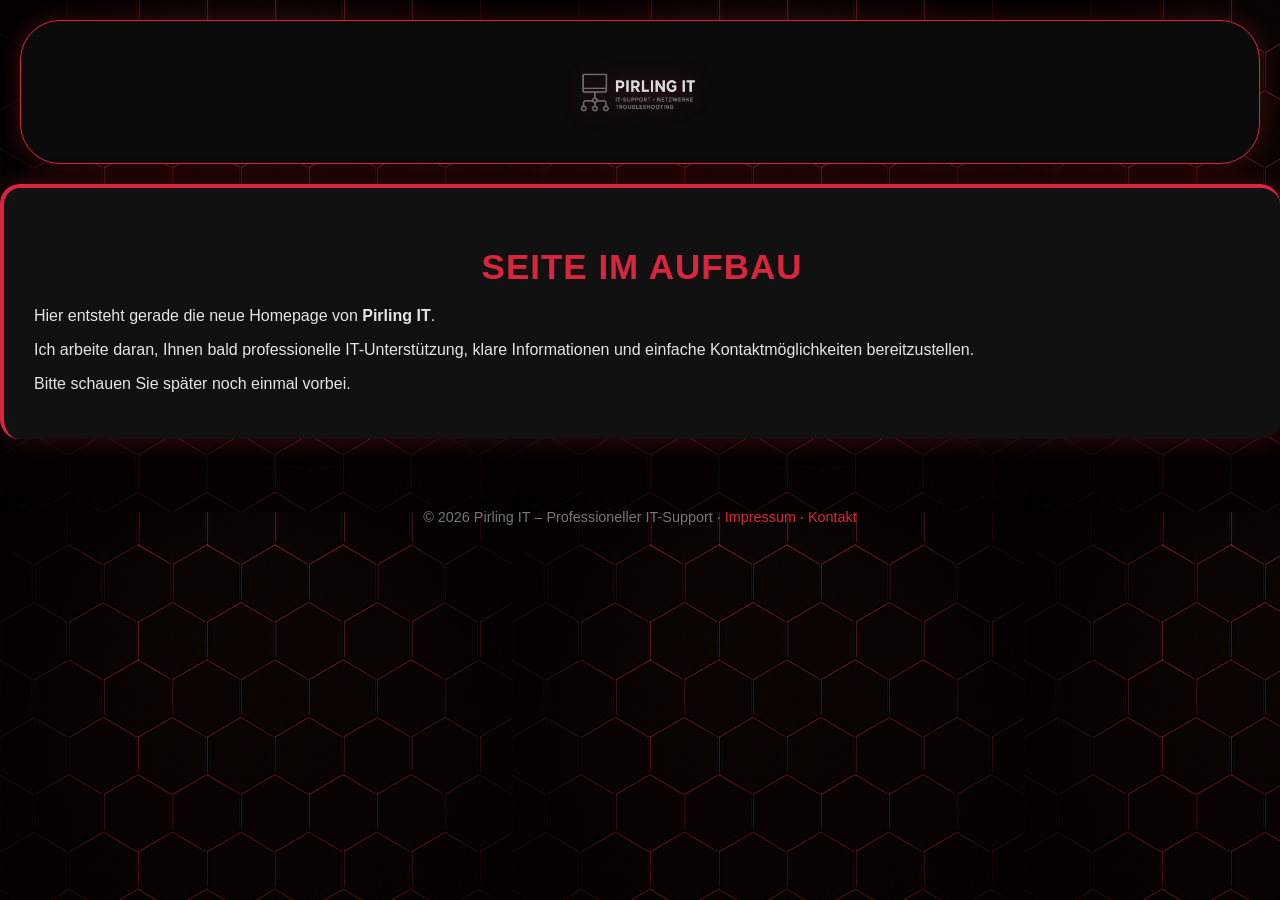
<file: index.html>
<!DOCTYPE html>
<html lang="de">

<head>
    <meta charset="UTF-8">
    <meta name="viewport" content="width=device-width, initial-scale=1.0">
    <title>Pirling-IT</title>
    <link rel="stylesheet" href="css/style.css">
</head>

<body>
    <header>
<img src="img/logo-pirling-it.png" alt="Pirling IT Logo" class="logo">
    </header>

    <div class="card">
        <div class="hex-glow"></div>
        <h2>Seite im Aufbau</h2>
        <p>Hier entsteht gerade die neue Homepage von <strong>Pirling IT</strong>.</p>
        <p>Ich arbeite daran, Ihnen bald professionelle IT-Unterstützung, klare Informationen und einfache Kontaktmöglichkeiten bereitzustellen.</p>
        <p>Bitte schauen Sie später noch einmal vorbei.</p>
    </div>

    <footer>
        © 2026 Pirling IT – Professioneller IT-Support · <a href="impressum.html">Impressum</a> · <a href="kontakt.html">Kontakt</a>
    </footer>

</body>
</html>
</file>
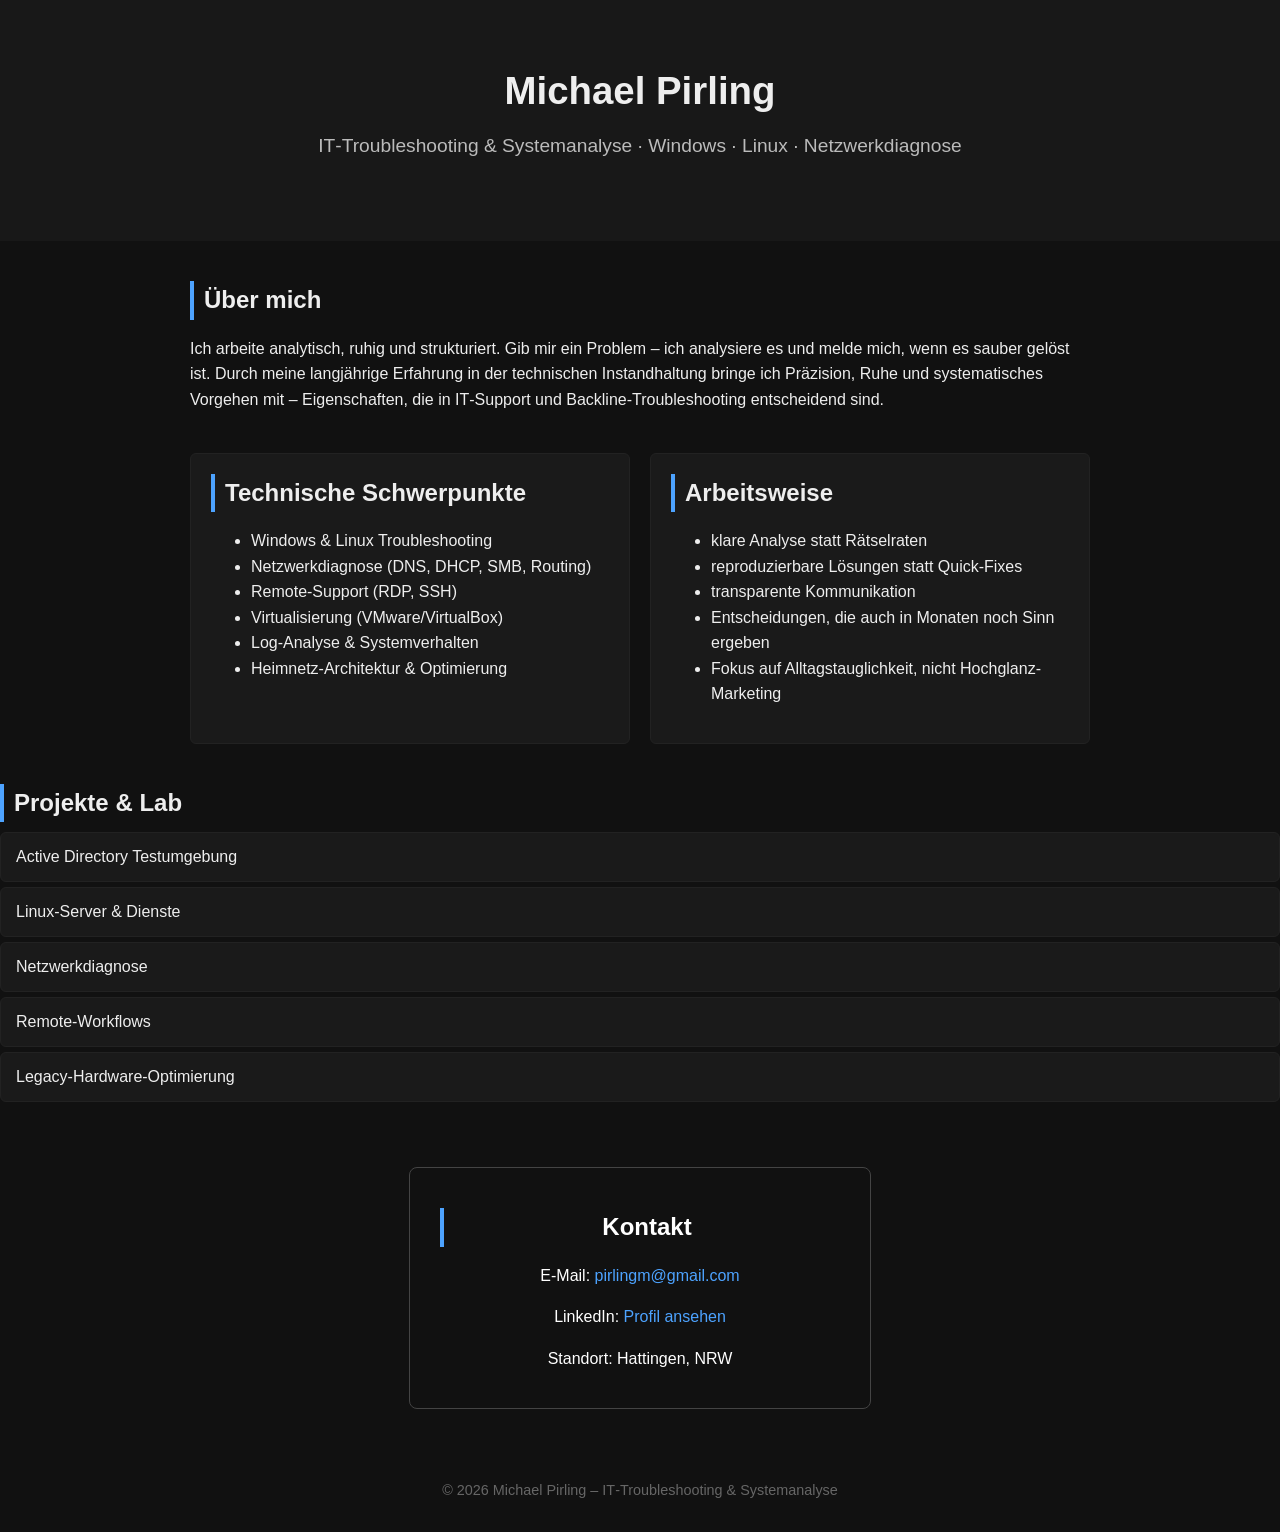
<file: Bewerbung_alt/index.html>
<!DOCTYPE html>
<html lang="de">
<head>
    <meta charset="UTF-8">
    <meta name="viewport" content="width=device-width, initial-scale=1.0">
    <title>Michael Pirling – IT‑Troubleshooting & Systemanalyse</title>
    <style>
        body {
            margin: 0;
            padding: 0;
            font-family: Arial, sans-serif;
            background: #111;
            color: #eee;
            line-height: 1.6;
        }
        header {
            padding: 60px 20px;
            text-align: center;
            background: #181818;
        }
        header h1 {
            margin: 0;
            font-size: 2.4rem;
        }
        header p {
            margin-top: 10px;
            font-size: 1.2rem;
            color: #bbb;
        }
        section {
            max-width: 900px;
            margin: 40px auto;
            padding: 0 20px;
        }
        h2 {
            border-left: 4px solid #4da3ff;
            padding-left: 10px;
            margin-bottom: 10px;
        }
        .projects div {
            background: #1a1a1a;
            padding: 15px;
            margin-bottom: 15px;
            border-radius: 6px;
            border: 1px solid #222;
        }
        a {
            color: #4da3ff;
            text-decoration: none;
        }
        footer {
            text-align: center;
            padding: 30px;
            color: #666;
            font-size: 0.9rem;
        }
        .two-columns {
    display: flex;
    gap: 40px;
    justify-content: space-between;
    margin-top: 40px;
}

.column {
    flex: 1;
    background: #1a1a1a;
    padding: 20px;
    border-radius: 6px;
    border: 1px solid #222;
}

.column h2 {
    margin-top: 0;
}
.contact-section {
  text-align: center;
  margin: 60px auto 40px auto;
  padding: 20px 30px;
  max-width: 400px;
  border: 1px solid #444;
  border-radius: 8px;
  background-color: #111;
  color: #fff;
}

.contact-section a {
  color: #4da3ff;
  text-decoration: none;
}

.contact-section a:hover {
  text-decoration: underline;
}
.accordion {
    background-color: #1a1a1a;
    color: #eee;
    cursor: pointer;
    padding: 15px;
    width: 100%;
    border: none;
    text-align: left;
    outline: none;
    font-size: 1rem;
    margin-bottom: 5px;
    border-radius: 6px;
    border: 1px solid #222;
}
.active, .accordion:hover {
    background-color: #222;
}
.panel {
    padding: 0 15px;
    display: none;
    background-color: #111;
    overflow: hidden;
    border-left: 2px solid #4da3ff;
    margin-bottom: 15px;
}
.two-columns {
  display: flex;
  gap: 20px;
}

/* Mobile: horizontal scroll */
@media (max-width: 700px) {
  .scroll-container {
    overflow-x: auto;
    display: flex;
    gap: 20px;
    padding-bottom: 10px;
    scroll-snap-type: x mandatory;
  }

  .scroll-container .column {
    min-width: 280px; /* oder 300–350px, je nach Geschmack */
    flex-shrink: 0;
    scroll-snap-align: start;
    background: #111;
    border: 1px solid #444;
    border-radius: 8px;
    padding: 20px;
  }
}
    </style>
</head>

<body>

<header>
    <h1>Michael Pirling</h1>
    <p>IT‑Troubleshooting & Systemanalyse · Windows · Linux · Netzwerkdiagnose</p>
</header>

<section>
    <h2>Über mich</h2>
    <p>
        Ich arbeite analytisch, ruhig und strukturiert. Gib mir ein Problem – ich analysiere es und melde mich,
        wenn es sauber gelöst ist.  
        Durch meine langjährige Erfahrung in der technischen Instandhaltung bringe ich Präzision, Ruhe und
        systematisches Vorgehen mit – Eigenschaften, die in IT‑Support und Backline‑Troubleshooting entscheidend sind.
    </p>
</section>

<section class="two-columns scroll-container">

    <div class="column">
        <h2>Technische Schwerpunkte</h2>
        <ul>
            <li>Windows & Linux Troubleshooting</li>
            <li>Netzwerkdiagnose (DNS, DHCP, SMB, Routing)</li>
            <li>Remote-Support (RDP, SSH)</li>
            <li>Virtualisierung (VMware/VirtualBox)</li>
            <li>Log-Analyse & Systemverhalten</li>
            <li>Heimnetz-Architektur & Optimierung</li>
        </ul>
    </div>

    <div class="column">
        <h2>Arbeitsweise</h2>
        <ul>
            <li>klare Analyse statt Rätselraten</li>
            <li>reproduzierbare Lösungen statt Quick-Fixes</li>
            <li>transparente Kommunikation</li>
            <li>Entscheidungen, die auch in Monaten noch Sinn ergeben</li>
            <li>Fokus auf Alltagstauglichkeit, nicht Hochglanz-Marketing</li>
        </ul>
    </div>

</section>
<h2>Projekte & Lab</h2>

<button class="accordion">Active Directory Testumgebung</button>
<div class="panel">
  <p>
    Aufbau und Betrieb einer lokalen AD‑Testumgebung zur Simulation typischer Unternehmensstrukturen.
    Fokus auf Benutzerverwaltung, Gruppenrichtlinien und DNS‑Verhalten.
  </p>
  <ul>
    <li>Erstellung einer OU‑Struktur mit Benutzer- und Gruppenverwaltung</li>
    <li>GPO‑Tests für Desktop‑Policies, Netzlaufwerke und Sicherheitseinstellungen</li>
    <li>DNS‑Konfiguration und Namensauflösung im lokalen Netz</li>
    <li>Simulation typischer Support‑Szenarien (Passwort‑Reset, Rechtevergabe, Profilpflege)</li>
    <li>Testumgebung unter Windows Server 2019 mit virtuellem Clientnetz</li>
  </ul>
</div>

<button class="accordion">Linux‑Server & Dienste</button>
<div class="panel">
  <p>
    Aufbau und Administration schlanker Linux‑Serverumgebungen mit Fokus auf Stabilität,
    Remote‑Workflows und reproduzierbare Systemkonfigurationen. Einsatz als Test‑,
    Service‑ und Diagnoseplattform für verschiedene Netzwerk‑ und Backend‑Dienste.
  </p>

  <ul>
    <li>SSH‑Workflows für lokale und mobile Administration (inkl. Key‑basierter Authentifizierung)</li>
    <li>Erstellung und Verwaltung eigener Systemd‑Services (Startverhalten, Logging, Restart‑Policies)</li>
    <li>Log‑Analyse über journalctl, syslog und dienstspezifische Logs</li>
    <li>Einsatz typischer Netzwerk‑Tools (nmap, dig, traceroute, tcpdump) zur Fehlerdiagnose</li>
    <li>Konfiguration leichter Web‑ und Backend‑Dienste (Apache/Nginx, PHP, SQLite/MySQL‑Light)</li>
    <li>Automatisierte Wartung und Updates über Skripte und Timer‑Units</li>
    <li>Testumgebungen unter Debian/MX‑Linux, optimiert für Legacy‑Hardware</li>
  </ul>
</div>

<button class="accordion">Netzwerkdiagnose</button>
<div class="panel">
  <p>
    Analyse und Behebung typischer Netzwerkprobleme in Heim- und Kleinunternehmensumgebungen.
    Fokus auf SMB‑Freigaben, DNS‑Verhalten, Routing‑Konflikte und WLAN‑Stabilität.
  </p>

  <ul>
    <li>Diagnose von SMB‑Fehlern (Authentifizierung, Rechte, Namensauflösung, Protokollversionen)</li>
    <li>Analyse von DNS‑Propagation, Caching‑Verhalten und lokalen Resolver‑Problemen</li>
    <li>Routing‑Fehler erkennen und beheben (Subnetze, Gateways, ARP‑Konflikte)</li>
    <li>WLAN‑Optimierung (Kanalwahl, Interferenzen, Signalstärke, Roaming‑Verhalten)</li>
    <li>Einsatz typischer Netzwerk‑Tools wie <code>nmap</code>, <code>dig</code>, <code>traceroute</code>, <code>tcpdump</code></li>
    <li>Fehleranalyse in gemischten Windows‑/Linux‑Netzen</li>
    <li>Dokumentation und reproduzierbare Lösungswege für wiederkehrende Probleme</li>
  </ul>
</div>

<button class="accordion">Remote‑Workflows</button>
<div class="panel">
  <p>
    Aufbau stabiler Remote‑Arbeitsabläufe für Administration, Support und Monitoring.
    Fokus auf zuverlässige Verbindungen, mobile SSH‑Nutzung und reproduzierbare Fernwartungsprozesse.
  </p>

  <ul>
    <li>Einrichtung und Absicherung von RDP‑Verbindungen (Benutzerrechte, Firewall, Port‑Konfiguration)</li>
    <li>SSH‑Mobile‑Administration über Smartphone und Tablet (Key‑Auth, Tunneling, Terminal‑Workflows)</li>
    <li>Monitoring von Systemzuständen über CLI‑Tools und leichte Web‑Interfaces</li>
    <li>Remote‑Fehleranalyse in Windows‑ und Linux‑Umgebungen</li>
    <li>Aufbau schlanker Workflows für schnelle Eingriffe ohne GUI‑Abhängigkeit</li>
    <li>Dokumentation und Standardisierung wiederkehrender Remote‑Abläufe</li>
  </ul>
</div>

<button class="accordion">Legacy‑Hardware‑Optimierung</button>
<div class="panel">
  <p>
    Wiederbelebung und Optimierung eines Sony‑VAIO‑Notebooks mit AMD E2‑1800 APU.
    Ziel war ein stabiles, alltagstaugliches System trotz begrenzter Ressourcen.
    Einsatz von MX‑25.1_Xfce_ahs_x64 Infinity für moderne Treiber und bestmögliche Performance.
  </p>

  <ul>
    <li>Analyse der Hardwaregrenzen (Bobcat‑Architektur, Radeon HD 7340, 4 GB RAM)</li>
    <li>Auswahl einer optimalen Linux‑Distribution (MX‑Linux 25 AHS, XFCE, Liquorix‑Kernel)</li>
    <li>Treiber‑Tuning für Radeon‑Grafik (r600), inklusive OpenGL‑Optimierung</li>
    <li>Energieprofil‑Optimierung (Governor „performance“, Deaktivierung unnötiger Dienste)</li>
    <li>Systemd‑ und Boot‑Optimierungen für kürzere Startzeiten</li>
    <li>SSD‑Konfiguration (Samsung 860 QVO) für maximale Reaktionsgeschwindigkeit</li>
    <li>Fehleranalyse und Stabilisierung von WLAN, Audio und Suspend‑Verhalten</li>
    <li>Dokumentation reproduzierbarer Schritte für ähnliche Legacy‑Systeme</li>
  </ul>
</div>

<script>
var acc = document.getElementsByClassName("accordion");
for (let i = 0; i < acc.length; i++) {
  acc[i].addEventListener("click", function() {
    this.classList.toggle("active");
    var panel = this.nextElementSibling;
    panel.style.display = panel.style.display === "block" ? "none" : "block";
  });
}
</script>

<!--
<section>
    <h2>Kontakt</h2>
    <p>
        E‑Mail: <a href="mailto:pirlingm@gmail.com">pirlingm@gmail.com</a><br>
        LinkedIn: <a href="https://www.linkedin.com/in/michael-pirling-19624b3aa">Profil ansehen</a><br>
        Standort: Hattingen, NRW
    </p>
</section>
-->

<section class="contact-section">
  <h2>Kontakt</h2>
  <p>E-Mail: <a href="mailto:pirlingm@gmail.com">pirlingm@gmail.com</a></p>
  <p>LinkedIn: <a href="https://www.linkedin.com/in/michael-pirling-19624b3aa">Profil ansehen</a></p>
  <p>Standort: Hattingen, NRW</p>
</section>

<footer>
    © 2026 Michael Pirling – IT‑Troubleshooting & Systemanalyse
</footer>

</body>
</html>
</file>
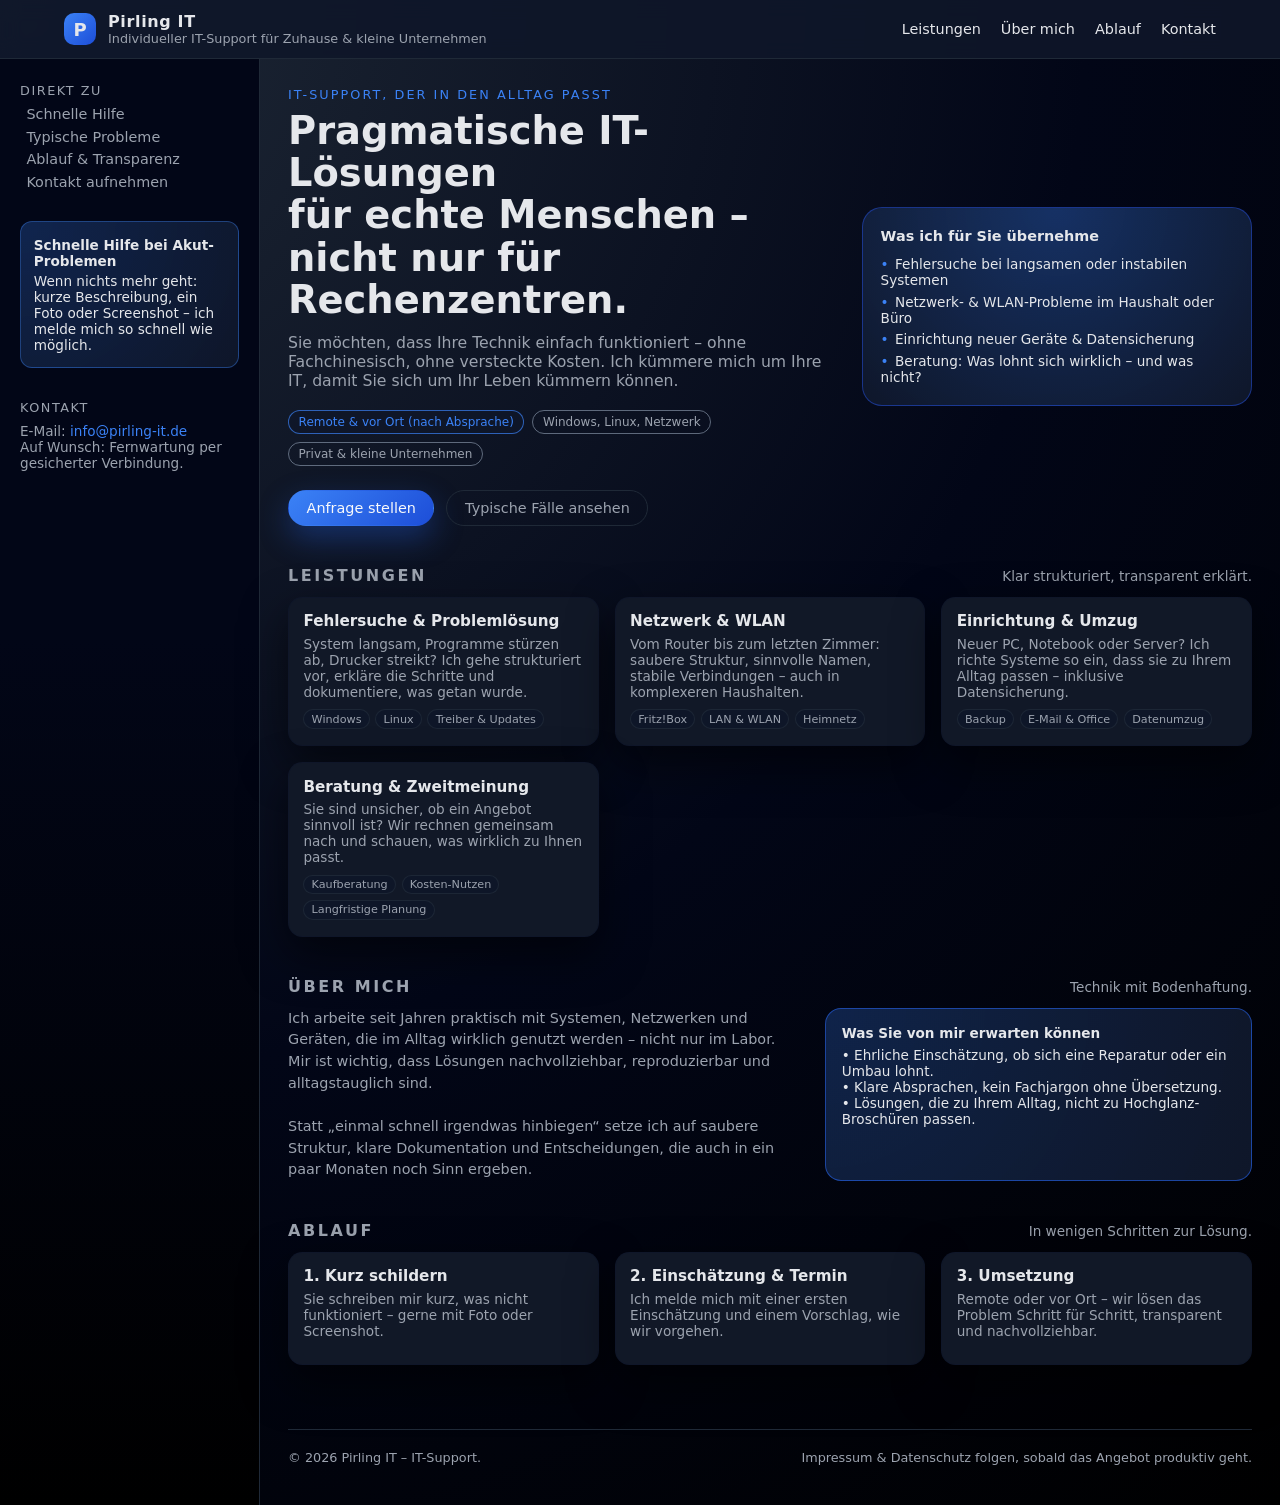
<file: experiment/index.html>
<!DOCTYPE html>
<html lang="de">
<head>
    <meta charset="UTF-8">
    <title>Pirling IT – Ihr IT-Support</title>
    <meta name="viewport" content="width=device-width, initial-scale=1">
    <style>
        :root {
            --bg: #0f172a;
            --bg-alt: #020617;
            --accent: #3b82f6;
            --accent-soft: #1d4ed8;
            --text: #e5e7eb;
            --text-muted: #9ca3af;
            --card: #111827;
            --border: #1f2937;
        }

        * {
            box-sizing: border-box;
            margin: 0;
            padding: 0;
        }

        body {
            font-family: system-ui, -apple-system, BlinkMacSystemFont, "Segoe UI", sans-serif;
            background: radial-gradient(circle at top left, #1f2937 0, #020617 55%, #000 100%);
            color: var(--text);
            min-height: 100vh;
        }

        a {
            color: inherit;
            text-decoration: none;
        }

        /* Layout-Grundstruktur */

        .page {
            display: grid;
            grid-template-rows: auto 1fr;
            grid-template-columns: 260px 1fr;
            grid-template-areas:
                "header header"
                "sidebar main";
            min-height: 100vh;
        }

        header {
            grid-area: header;
            border-bottom: 1px solid var(--border);
            background: rgba(15, 23, 42, 0.9);
            backdrop-filter: blur(10px);
            position: sticky;
            top: 0;
            z-index: 10;
        }

        .header-inner {
            max-width: 1200px;
            margin: 0 auto;
            padding: 0.75rem 1.5rem;
            display: flex;
            align-items: center;
            justify-content: space-between;
            gap: 1.5rem;
        }

        .brand {
            display: flex;
            align-items: center;
            gap: 0.75rem;
        }

        .brand-icon {
            width: 32px;
            height: 32px;
            border-radius: 10px;
            background: linear-gradient(135deg, var(--accent), var(--accent-soft));
            display: flex;
            align-items: center;
            justify-content: center;
            font-weight: 700;
            font-size: 18px;
        }

        .brand-text-main {
            font-weight: 600;
            letter-spacing: 0.04em;
        }

        .brand-text-sub {
            font-size: 0.8rem;
            color: var(--text-muted);
        }

        .header-nav {
            display: flex;
            gap: 1.25rem;
            font-size: 0.9rem;
        }

        .header-nav a {
            padding: 0.25rem 0;
            position: relative;
        }

        .header-nav a::after {
            content: "";
            position: absolute;
            left: 0;
            bottom: -0.2rem;
            width: 0;
            height: 2px;
            background: var(--accent);
            transition: width 0.2s ease;
        }

        .header-nav a:hover::after {
            width: 100%;
        }

        /* Sidebar */

        .sidebar {
            grid-area: sidebar;
            border-right: 1px solid var(--border);
            background: linear-gradient(to bottom, #020617, #020617 40%, #000 100%);
            padding: 1.5rem 1.25rem;
            display: flex;
            flex-direction: column;
            gap: 2rem;
        }

        .sidebar-section-title {
            font-size: 0.8rem;
            text-transform: uppercase;
            letter-spacing: 0.12em;
            color: var(--text-muted);
            margin-bottom: 0.5rem;
        }

        .sidebar-list {
            list-style: none;
            display: flex;
            flex-direction: column;
            gap: 0.4rem;
            font-size: 0.9rem;
        }

        .sidebar-list a {
            padding: 0.35rem 0.4rem;
            border-radius: 0.4rem;
            color: var(--text-muted);
            transition: background 0.15s ease, color 0.15s ease, transform 0.1s ease;
        }

        .sidebar-list a:hover {
            background: rgba(15, 23, 42, 0.9);
            color: var(--text);
            transform: translateX(2px);
        }

        .sidebar-highlight {
            padding: 0.9rem 0.8rem;
            border-radius: 0.75rem;
            background: radial-gradient(circle at top left, rgba(59, 130, 246, 0.25), rgba(15, 23, 42, 0.95));
            border: 1px solid rgba(59, 130, 246, 0.4);
            font-size: 0.85rem;
        }

        .sidebar-highlight strong {
            display: block;
            margin-bottom: 0.25rem;
        }

        .sidebar-contact {
            font-size: 0.85rem;
            color: var(--text-muted);
        }

        .sidebar-contact a {
            color: var(--accent);
        }

        /* Main */

        main {
            grid-area: main;
            padding: 1.75rem 1.75rem 2.5rem;
        }

        .main-inner {
            max-width: 1100px;
            margin: 0 auto;
            display: flex;
            flex-direction: column;
            gap: 2rem;
        }

        /* Hero */

        .hero {
            display: grid;
            grid-template-columns: minmax(0, 1.4fr) minmax(0, 1fr);
            gap: 1.75rem;
            align-items: center;
        }

        .hero-kicker {
            font-size: 0.8rem;
            text-transform: uppercase;
            letter-spacing: 0.16em;
            color: var(--accent);
            margin-bottom: 0.5rem;
        }

        .hero-title {
            font-size: clamp(2rem, 3vw, 2.6rem);
            line-height: 1.1;
            margin-bottom: 0.75rem;
        }

        .hero-subtitle {
            font-size: 0.98rem;
            color: var(--text-muted);
            max-width: 34rem;
            margin-bottom: 1.25rem;
        }

        .hero-badges {
            display: flex;
            flex-wrap: wrap;
            gap: 0.5rem;
            margin-bottom: 1.5rem;
        }

        .badge {
            font-size: 0.75rem;
            padding: 0.25rem 0.6rem;
            border-radius: 999px;
            border: 1px solid rgba(148, 163, 184, 0.6);
            color: var(--text-muted);
        }

        .badge--accent {
            border-color: rgba(59, 130, 246, 0.7);
            color: var(--accent);
            background: rgba(15, 23, 42, 0.8);
        }

        .hero-actions {
            display: flex;
            flex-wrap: wrap;
            gap: 0.75rem;
        }

        .btn {
            display: inline-flex;
            align-items: center;
            justify-content: center;
            gap: 0.4rem;
            padding: 0.55rem 1.1rem;
            border-radius: 999px;
            font-size: 0.9rem;
            border: 1px solid transparent;
            cursor: pointer;
            transition: background 0.15s ease, transform 0.1s ease, box-shadow 0.15s ease, border-color 0.15s ease;
        }

        .btn-primary {
            background: linear-gradient(135deg, var(--accent), var(--accent-soft));
            color: #f9fafb;
            box-shadow: 0 12px 30px rgba(37, 99, 235, 0.35);
        }

        .btn-primary:hover {
            transform: translateY(-1px);
            box-shadow: 0 16px 40px rgba(37, 99, 235, 0.45);
        }

        .btn-ghost {
            background: transparent;
            color: var(--text-muted);
            border-color: var(--border);
        }

        .btn-ghost:hover {
            border-color: rgba(148, 163, 184, 0.8);
            color: var(--text);
            background: rgba(15, 23, 42, 0.8);
        }

        .hero-aside {
            background: radial-gradient(circle at top, rgba(59, 130, 246, 0.35), rgba(15, 23, 42, 0.98));
            border-radius: 1.25rem;
            border: 1px solid rgba(30, 64, 175, 0.7);
            padding: 1.25rem 1.1rem;
            display: flex;
            flex-direction: column;
            gap: 0.75rem;
            font-size: 0.85rem;
        }

        .hero-aside-title {
            font-size: 0.9rem;
            font-weight: 600;
        }

        .hero-aside-list {
            list-style: none;
            display: flex;
            flex-direction: column;
            gap: 0.35rem;
        }

        .hero-aside-list li::before {
            content: "•";
            color: var(--accent);
            margin-right: 0.4rem;
        }

        /* Sektion: Leistungen */

        .section {
            margin-top: 0.5rem;
        }

        .section-header {
            display: flex;
            justify-content: space-between;
            align-items: baseline;
            margin-bottom: 0.75rem;
        }

        .section-title {
            font-size: 1rem;
            text-transform: uppercase;
            letter-spacing: 0.16em;
            color: var(--text-muted);
        }

        .section-sub {
            font-size: 0.85rem;
            color: var(--text-muted);
        }

        .cards {
            display: grid;
            grid-template-columns: repeat(auto-fit, minmax(230px, 1fr));
            gap: 1rem;
        }

        .card {
            background: var(--card);
            border-radius: 0.9rem;
            border: 1px solid rgba(15, 23, 42, 0.9);
            padding: 0.9rem 0.9rem 1rem;
            box-shadow: 0 18px 45px rgba(0, 0, 0, 0.55);
            font-size: 0.9rem;
        }

        .card-title {
            font-size: 0.95rem;
            margin-bottom: 0.35rem;
        }

        .card-text {
            font-size: 0.85rem;
            color: var(--text-muted);
            margin-bottom: 0.6rem;
        }

        .card-tags {
            display: flex;
            flex-wrap: wrap;
            gap: 0.35rem;
        }

        .tag {
            font-size: 0.7rem;
            padding: 0.15rem 0.45rem;
            border-radius: 999px;
            background: rgba(15, 23, 42, 0.9);
            border: 1px solid rgba(31, 41, 55, 0.9);
            color: var(--text-muted);
        }

        /* Sektion: Über mich / Vertrauen */

        .about {
            display: grid;
            grid-template-columns: minmax(0, 1.2fr) minmax(0, 1fr);
            gap: 1.5rem;
            margin-top: 0.5rem;
        }

        .about-text {
            font-size: 0.9rem;
            color: var(--text-muted);
            line-height: 1.5;
        }

        .about-highlight {
            background: radial-gradient(circle at top left, rgba(59, 130, 246, 0.25), rgba(15, 23, 42, 0.98));
            border-radius: 1rem;
            border: 1px solid rgba(37, 99, 235, 0.6);
            padding: 1rem;
            font-size: 0.85rem;
        }

        .about-highlight strong {
            display: block;
            margin-bottom: 0.4rem;
        }

        /* Footer */

        footer {
            margin-top: 2rem;
            padding-top: 1.25rem;
            border-top: 1px solid var(--border);
            font-size: 0.8rem;
            color: var(--text-muted);
            display: flex;
            justify-content: space-between;
            gap: 1rem;
            flex-wrap: wrap;
        }

        /* Responsive */

        @media (max-width: 900px) {
            .page {
                grid-template-columns: 1fr;
                grid-template-areas:
                    "header"
                    "main";
            }

            .sidebar {
                display: none;
            }

            main {
                padding: 1.25rem 1.1rem 2rem;
            }

            .hero {
                grid-template-columns: 1fr;
            }

            .about {
                grid-template-columns: 1fr;
            }
        }
    </style>
</head>
<body>
<div class="page">
    <header>
        <div class="header-inner">
            <div class="brand">
                <div class="brand-icon">P</div>
                <div>
                    <div class="brand-text-main">Pirling IT</div>
                    <div class="brand-text-sub">Individueller IT-Support für Zuhause & kleine Unternehmen</div>
                </div>
            </div>
            <nav class="header-nav">
                <a href="#leistungen">Leistungen</a>
                <a href="#about">Über mich</a>
                <a href="#ablauf">Ablauf</a>
                <a href="#kontakt">Kontakt</a>
            </nav>
        </div>
    </header>

    <aside class="sidebar">
        <section>
            <div class="sidebar-section-title">Direkt zu</div>
            <ul class="sidebar-list">
                <li><a href="#notfall">Schnelle Hilfe</a></li>
                <li><a href="#leistungen">Typische Probleme</a></li>
                <li><a href="#ablauf">Ablauf & Transparenz</a></li>
                <li><a href="#kontakt">Kontakt aufnehmen</a></li>
            </ul>
        </section>

        <section class="sidebar-highlight" id="notfall">
            <strong>Schnelle Hilfe bei Akut-Problemen</strong>
            Wenn nichts mehr geht: kurze Beschreibung, ein Foto oder Screenshot – ich melde mich so schnell wie möglich.
        </section>

        <section class="sidebar-contact" id="kontakt">
            <div class="sidebar-section-title">Kontakt</div>
            <p>E-Mail: <a href="mailto:info@pirling-it.de">info@pirling-it.de</a></p>
            <p>Auf Wunsch: Fernwartung per gesicherter Verbindung.</p>
        </section>
    </aside>

    <main>
        <div class="main-inner">
            <section class="hero">
                <div>
                    <div class="hero-kicker">IT-Support, der in den Alltag passt</div>
                    <h1 class="hero-title">Pragmatische IT-Lösungen<br>für echte Menschen – nicht nur für Rechenzentren.</h1>
                    <p class="hero-subtitle">
                        Sie möchten, dass Ihre Technik einfach funktioniert – ohne Fachchinesisch, ohne versteckte Kosten.
                        Ich kümmere mich um Ihre IT, damit Sie sich um Ihr Leben kümmern können.
                    </p>

                    <div class="hero-badges">
                        <span class="badge badge--accent">Remote & vor Ort (nach Absprache)</span>
                        <span class="badge">Windows, Linux, Netzwerk</span>
                        <span class="badge">Privat & kleine Unternehmen</span>
                    </div>

                    <div class="hero-actions">
                        <a href="#kontakt" class="btn btn-primary">
                            Anfrage stellen
                        </a>
                        <a href="#leistungen" class="btn btn-ghost">
                            Typische Fälle ansehen
                        </a>
                    </div>
                </div>

                <aside class="hero-aside">
                    <div class="hero-aside-title">Was ich für Sie übernehme</div>
                    <ul class="hero-aside-list">
                        <li>Fehlersuche bei langsamen oder instabilen Systemen</li>
                        <li>Netzwerk- & WLAN-Probleme im Haushalt oder Büro</li>
                        <li>Einrichtung neuer Geräte & Datensicherung</li>
                        <li>Beratung: Was lohnt sich wirklich – und was nicht?</li>
                    </ul>
                </aside>
            </section>

            <section class="section" id="leistungen">
                <div class="section-header">
                    <h2 class="section-title">Leistungen</h2>
                    <div class="section-sub">Klar strukturiert, transparent erklärt.</div>
                </div>

                <div class="cards">
                    <article class="card">
                        <h3 class="card-title">Fehlersuche & Problemlösung</h3>
                        <p class="card-text">
                            System langsam, Programme stürzen ab, Drucker streikt? Ich gehe strukturiert vor, erkläre die
                            Schritte und dokumentiere, was getan wurde.
                        </p>
                        <div class="card-tags">
                            <span class="tag">Windows</span>
                            <span class="tag">Linux</span>
                            <span class="tag">Treiber & Updates</span>
                        </div>
                    </article>

                    <article class="card">
                        <h3 class="card-title">Netzwerk & WLAN</h3>
                        <p class="card-text">
                            Vom Router bis zum letzten Zimmer: saubere Struktur, sinnvolle Namen, stabile Verbindungen –
                            auch in komplexeren Haushalten.
                        </p>
                        <div class="card-tags">
                            <span class="tag">Fritz!Box</span>
                            <span class="tag">LAN & WLAN</span>
                            <span class="tag">Heimnetz</span>
                        </div>
                    </article>

                    <article class="card">
                        <h3 class="card-title">Einrichtung & Umzug</h3>
                        <p class="card-text">
                            Neuer PC, Notebook oder Server? Ich richte Systeme so ein, dass sie zu Ihrem Alltag passen –
                            inklusive Datensicherung.
                        </p>
                        <div class="card-tags">
                            <span class="tag">Backup</span>
                            <span class="tag">E-Mail & Office</span>
                            <span class="tag">Datenumzug</span>
                        </div>
                    </article>

                    <article class="card">
                        <h3 class="card-title">Beratung & Zweitmeinung</h3>
                        <p class="card-text">
                            Sie sind unsicher, ob ein Angebot sinnvoll ist? Wir rechnen gemeinsam nach und schauen, was
                            wirklich zu Ihnen passt.
                        </p>
                        <div class="card-tags">
                            <span class="tag">Kaufberatung</span>
                            <span class="tag">Kosten-Nutzen</span>
                            <span class="tag">Langfristige Planung</span>
                        </div>
                    </article>
                </div>
            </section>

            <section class="section" id="about">
                <div class="section-header">
                    <h2 class="section-title">Über mich</h2>
                    <div class="section-sub">Technik mit Bodenhaftung.</div>
                </div>

                <div class="about">
                    <div class="about-text">
                        <p>
                            Ich arbeite seit Jahren praktisch mit Systemen, Netzwerken und Geräten, die im Alltag
                            wirklich genutzt werden – nicht nur im Labor. Mir ist wichtig, dass Lösungen nachvollziehbar,
                            reproduzierbar und alltagstauglich sind.
                        </p>
                        <br>
                        <p>
                            Statt „einmal schnell irgendwas hinbiegen“ setze ich auf saubere Struktur, klare Dokumentation
                            und Entscheidungen, die auch in ein paar Monaten noch Sinn ergeben.
                        </p>
                    </div>
                    <aside class="about-highlight">
                        <strong>Was Sie von mir erwarten können</strong>
                        • Ehrliche Einschätzung, ob sich eine Reparatur oder ein Umbau lohnt.<br>
                        • Klare Absprachen, kein Fachjargon ohne Übersetzung.<br>
                        • Lösungen, die zu Ihrem Alltag, nicht zu Hochglanz-Broschüren passen.
                    </aside>
                </div>
            </section>

            <section class="section" id="ablauf">
                <div class="section-header">
                    <h2 class="section-title">Ablauf</h2>
                    <div class="section-sub">In wenigen Schritten zur Lösung.</div>
                </div>
                <div class="cards">
                    <article class="card">
                        <h3 class="card-title">1. Kurz schildern</h3>
                        <p class="card-text">
                            Sie schreiben mir kurz, was nicht funktioniert – gerne mit Foto oder Screenshot.
                        </p>
                    </article>
                    <article class="card">
                        <h3 class="card-title">2. Einschätzung & Termin</h3>
                        <p class="card-text">
                            Ich melde mich mit einer ersten Einschätzung und einem Vorschlag, wie wir vorgehen.
                        </p>
                    </article>
                    <article class="card">
                        <h3 class="card-title">3. Umsetzung</h3>
                        <p class="card-text">
                            Remote oder vor Ort – wir lösen das Problem Schritt für Schritt, transparent und nachvollziehbar.
                        </p>
                    </article>
                </div>
            </section>

            <footer>
                <div>© <span id="year"></span> Pirling IT – IT-Support.</div>
                <div>Impressum & Datenschutz folgen, sobald das Angebot produktiv geht.</div>
            </footer>
        </div>
    </main>
</div>

<script>
    document.getElementById('year').textContent = new Date().getFullYear();
</script>
</body>
</html>
</file>
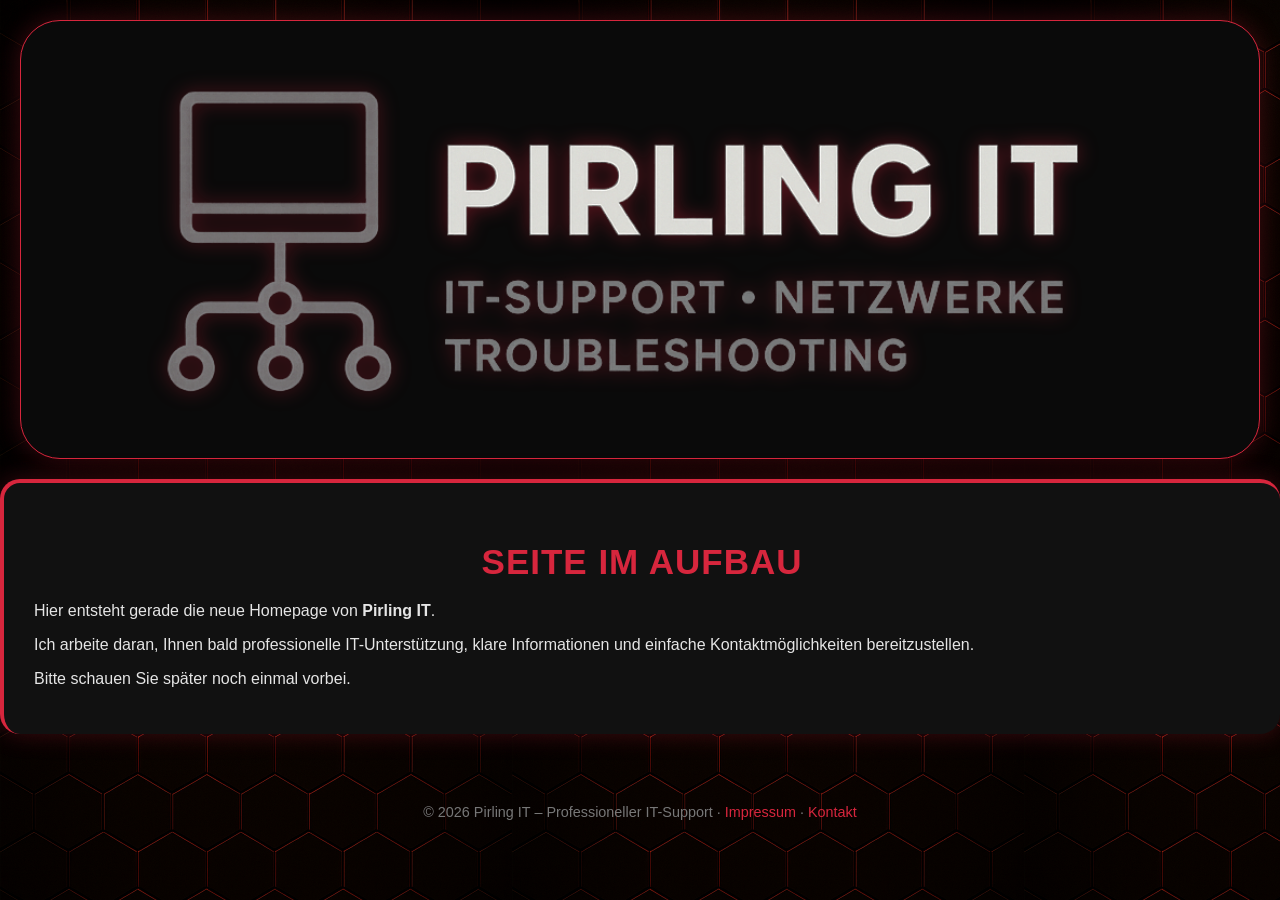
<file: site/index.html>
<!DOCTYPE html>
<html lang="de">

<head>
    <meta charset="UTF-8">
    <meta name="viewport" content="width=device-width, initial-scale=1.0">
    <title>Pirling-IT</title>
    <link rel="stylesheet" href="css/style.css">
</head>

<body>
    <header>
        <img src="/img/logo-pirling-it.png" alt="Pirling IT Logo" class="logo">
    </header>

    <div class="card">
        <div class="hex-glow"></div>
        <h2>Seite im Aufbau</h2>
        <p>Hier entsteht gerade die neue Homepage von <strong>Pirling IT</strong>.</p>
        <p>Ich arbeite daran, Ihnen bald professionelle IT-Unterstützung, klare Informationen und einfache Kontaktmöglichkeiten bereitzustellen.</p>
        <p>Bitte schauen Sie später noch einmal vorbei.</p>
    </div>

    <footer>
        © 2026 Pirling IT – Professioneller IT-Support · <a href="impressum.html">Impressum</a> · <a href="kontakt.html">Kontakt</a>
    </footer>

</body>
</html>
</file>
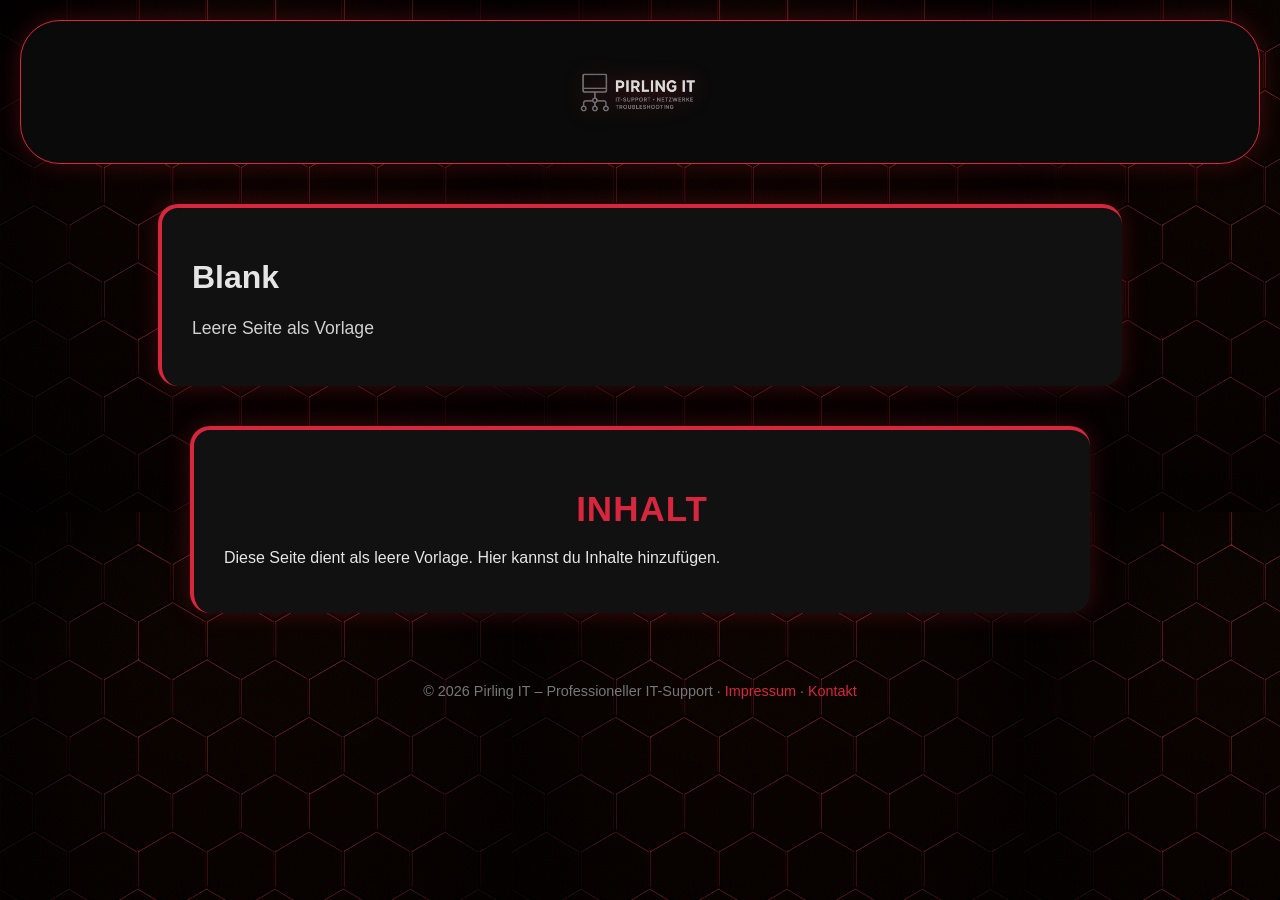
<file: blank.html>
<!DOCTYPE html>
<html lang="de">

<head>    
    <meta charset="UTF-8">
    <meta name="viewport" content="width=device-width, initial-scale=1.0">
    <title>Blank – Pirling IT</title>
    <link rel="stylesheet" href="css/style.css">
</head>

<body>

    <header>
        <img src="/img/logo-pirling-it.png" alt="Pirling IT Logo" class="logo">
    </header>

    <div class="headerbox">
        <h1>Blank</h1>
        <p class="intro">Leere Seite als Vorlage</p>
    </div>

    <div class="content">
        <div class="card">
            <h2>Inhalt</h2>
            <p>Diese Seite dient als leere Vorlage. Hier kannst du Inhalte hinzufügen.</p>
        </div>
    </div>

    <footer>
        © 2026 Pirling IT – Professioneller IT-Support · <a href="impressum.html">Impressum</a> · <a href="kontakt.html">Kontakt</a>
    </footer>

</body>
</html>
</file>
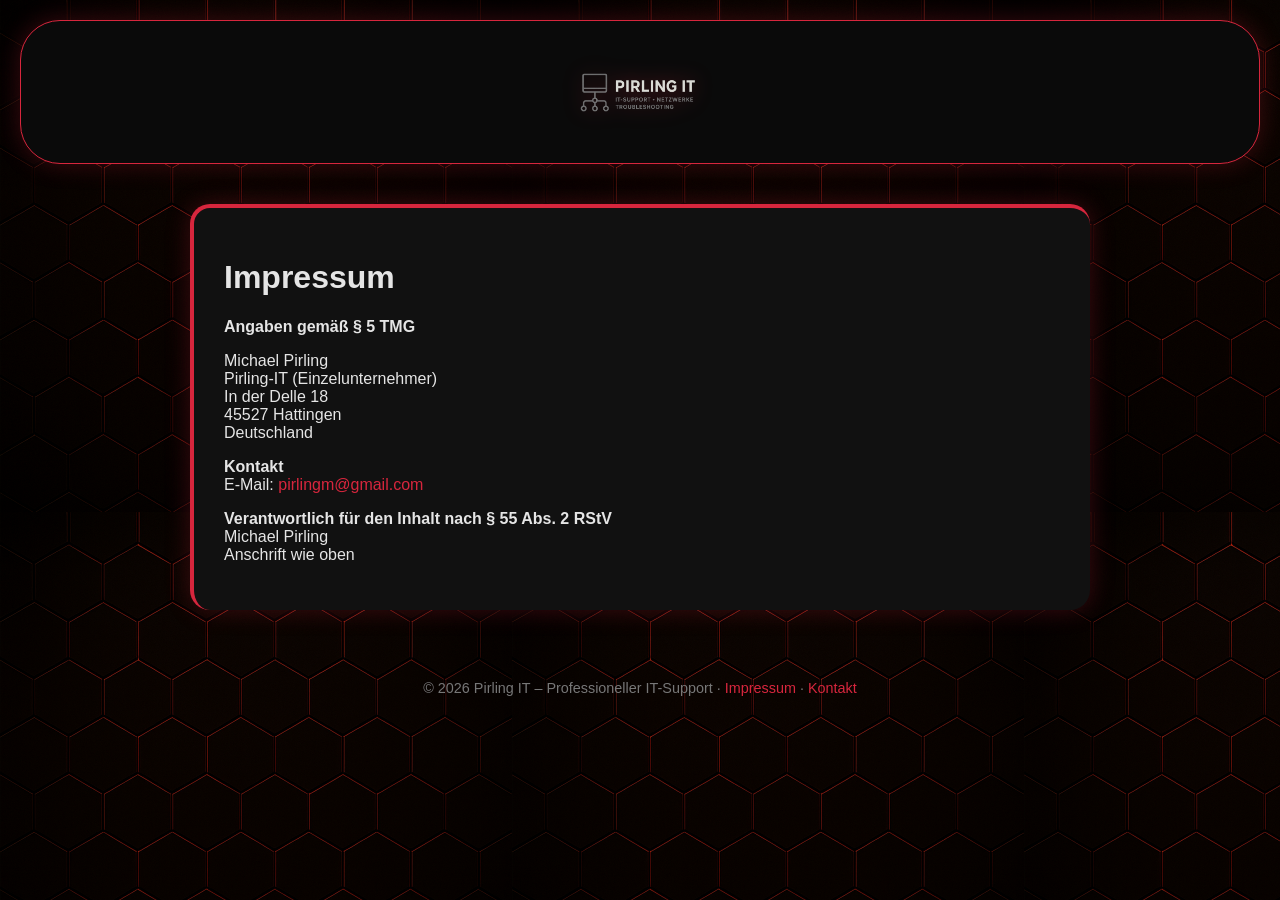
<file: impressum.html>
<!DOCTYPE html>
<html lang="de">

<head>
    <meta charset="UTF-8">
    <meta name="viewport" content="width=device-width, initial-scale=1.0">
    <title>Pirling-IT</title>
    <link rel="stylesheet" href="css/style.css">
</head>

<body>

    <header>
        <img src="/img/logo-pirling-it.png" alt="Pirling IT Logo" class="logo">
    </header>

    <div class="content">
        <div class="card">
            <h1>Impressum</h1>

            <p><strong>Angaben gemäß § 5 TMG</strong></p>
            <p>
                Michael Pirling<br>
                Pirling-IT (Einzelunternehmer)<br>
                In der Delle 18<br>
                45527 Hattingen<br>
                Deutschland
            </p>

            <p><strong>Kontakt</strong><br>
                E‑Mail: <a href="mailto:pirlingm@gmail.com">pirlingm@gmail.com</a>
            </p>

            <p><strong>Verantwortlich für den Inhalt nach § 55 Abs. 2 RStV</strong><br>
                Michael Pirling<br>
                Anschrift wie oben
            </p>
        </div>
    </div>

    <footer>
        © 2026 Pirling IT – Professioneller IT-Support · <a href="impressum.html">Impressum</a> · <a href="kontakt.html">Kontakt</a>
    </footer>

</body>
</html>
</file>
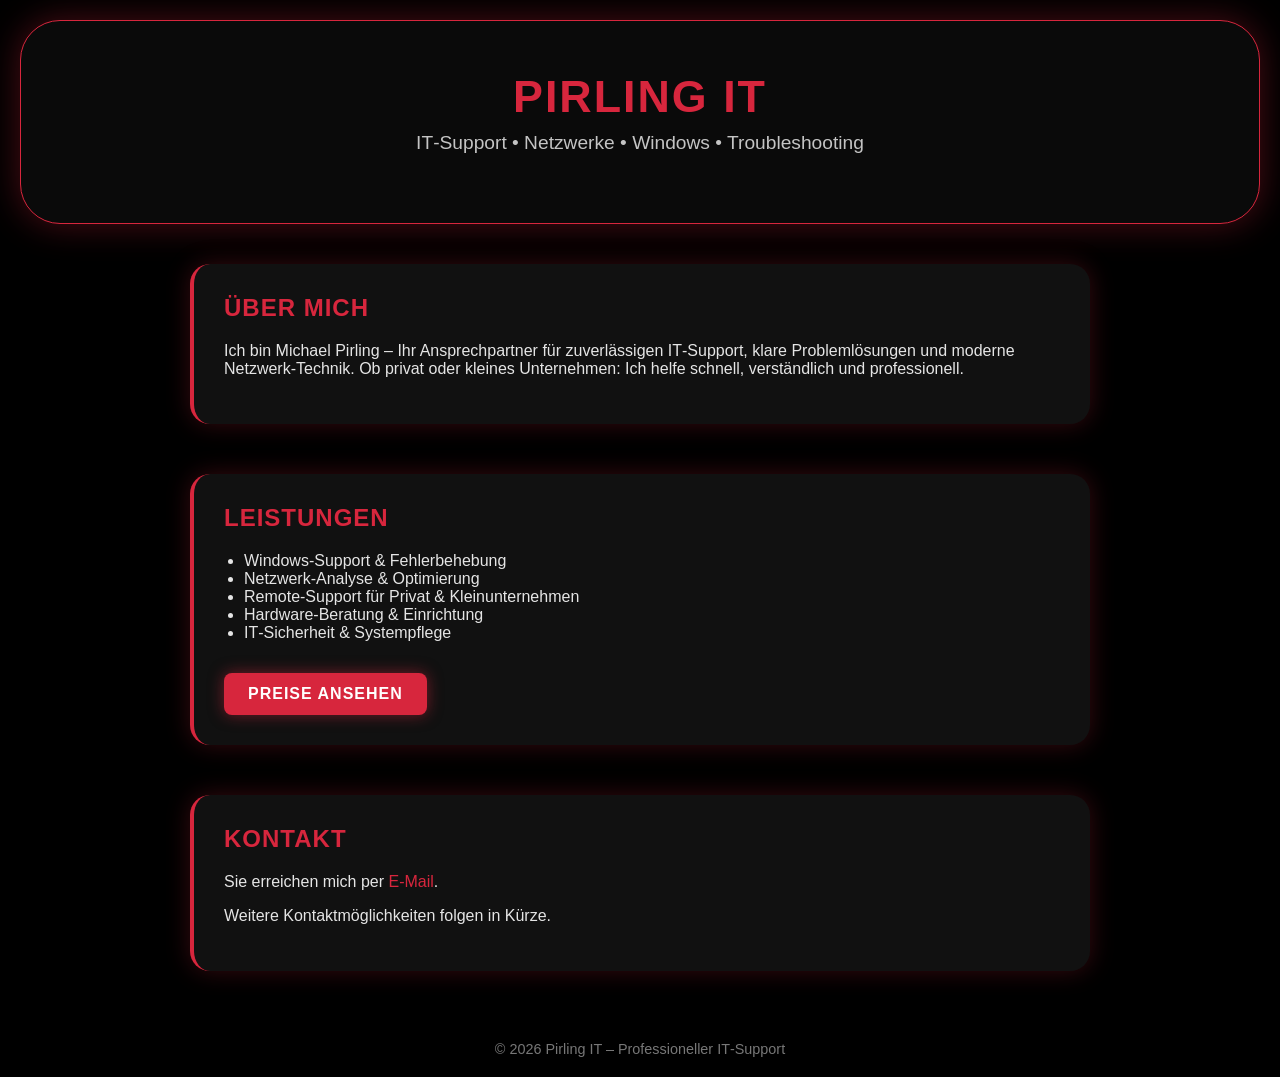
<file: index-landing.html>
<!DOCTYPE html>
<html lang="de">
<head>
    <meta charset="UTF-8">
    <meta name="viewport" content="width=device-width, initial-scale=1.0">
    <title>Pirling IT – IT‑Support & Netzwerke</title>

    <style>
        /* GLOBAL */
        body {
            margin: 0;
            font-family: Arial, sans-serif;
            background: #000000; /* echtes Schwarz */
            color: #E5E5E5; /* helles Grau */
        }

        a {
            color: #D7263D;
            text-decoration: none;
        }

        a:hover {
            color: #FF0033;
        }

        /* HEADER */
        header {
            background: #0A0A0A;
            padding: 50px 20px;
            text-align: center;
            border-radius: 40px;
            margin: 20px;
            border: 1px solid #D7263D; /* feiner roter Rahmen */
            box-shadow: 0 0 35px rgba(215,38,61,0.35); /* roter Glow */
        }

        header h1 {
            margin: 0;
            font-size: 2.8rem;
            color: #D7263D; /* Samurai-Rot */
            letter-spacing: 2px;
            text-transform: uppercase;
        }

        header p {
            margin-top: 10px;
            font-size: 1.2rem;
            opacity: 0.85;
        }

        /* CONTENT */
        .content {
            max-width: 900px;
            margin: 40px auto;
            padding: 0 20px;
        }

        /* CARDS */
        .card {
            background: #111111; /* dunkles Samurai-Grau */
            color: #E5E5E5;
            padding: 30px;
            border-radius: 20px;
            margin-bottom: 50px;
            border-left: 4px solid #D7263D; /* roter Energie-Streifen */
            box-shadow: 0 0 25px rgba(215,38,61,0.25); /* roter Glow */
        }

        h2 {
            margin-top: 0;
            color: #D7263D; /* Überschriften in Rot */
            text-transform: uppercase;
            letter-spacing: 1px;
        }

        ul {
            padding-left: 20px;
        }

        /* BUTTON */
        .btn {
            display: inline-block;
            background: #D7263D;
            color: white;
            padding: 12px 24px;
            border-radius: 8px;
            text-decoration: none;
            font-weight: bold;
            margin-top: 15px;
            letter-spacing: 1px;
            text-transform: uppercase;
            box-shadow: 0 0 15px rgba(215,38,61,0.5);
            transition: 0.2s;
        }

        .btn:hover {
            background: #FF0033;
            box-shadow: 0 0 25px rgba(255,0,51,0.7);
            transform: translateY(-2px);
        }

        /* FOOTER */
        footer {
            text-align: center;
            padding: 20px;
            margin-top: 40px;
            color: #777;
            font-size: 0.9rem;
        }
    </style>
</head>

<body>

    <header>
        <h1>Pirling IT</h1>
        <p>IT‑Support • Netzwerke • Windows • Troubleshooting</p>
    </header>

    <div class="content">

        <div class="card">
            <h2>Über mich</h2>
            <p>
                Ich bin Michael Pirling – Ihr Ansprechpartner für zuverlässigen IT‑Support,
                klare Problemlösungen und moderne Netzwerk‑Technik.
                Ob privat oder kleines Unternehmen: Ich helfe schnell, verständlich und professionell.
            </p>
        </div>

        <div class="card">
            <h2>Leistungen</h2>
            <ul>
                <li>Windows‑Support & Fehlerbehebung</li>
                <li>Netzwerk‑Analyse & Optimierung</li>
                <li>Remote‑Support für Privat & Kleinunternehmen</li>
                <li>Hardware‑Beratung & Einrichtung</li>
                <li>IT‑Sicherheit & Systempflege</li>
            </ul>

            <a href="preis.html" class="btn">Preise ansehen</a>
        </div>

        <div class="card">
            <h2>Kontakt</h2>
            <p>Sie erreichen mich per <a href="mailto:pirlingm@gmail.com">E‑Mail</a>.</p>
            <p>Weitere Kontaktmöglichkeiten folgen in Kürze.</p>
        </div>

    </div>

    <footer>
        © 2026 Pirling IT – Professioneller IT‑Support
    </footer>

</body>
</html>
</file>
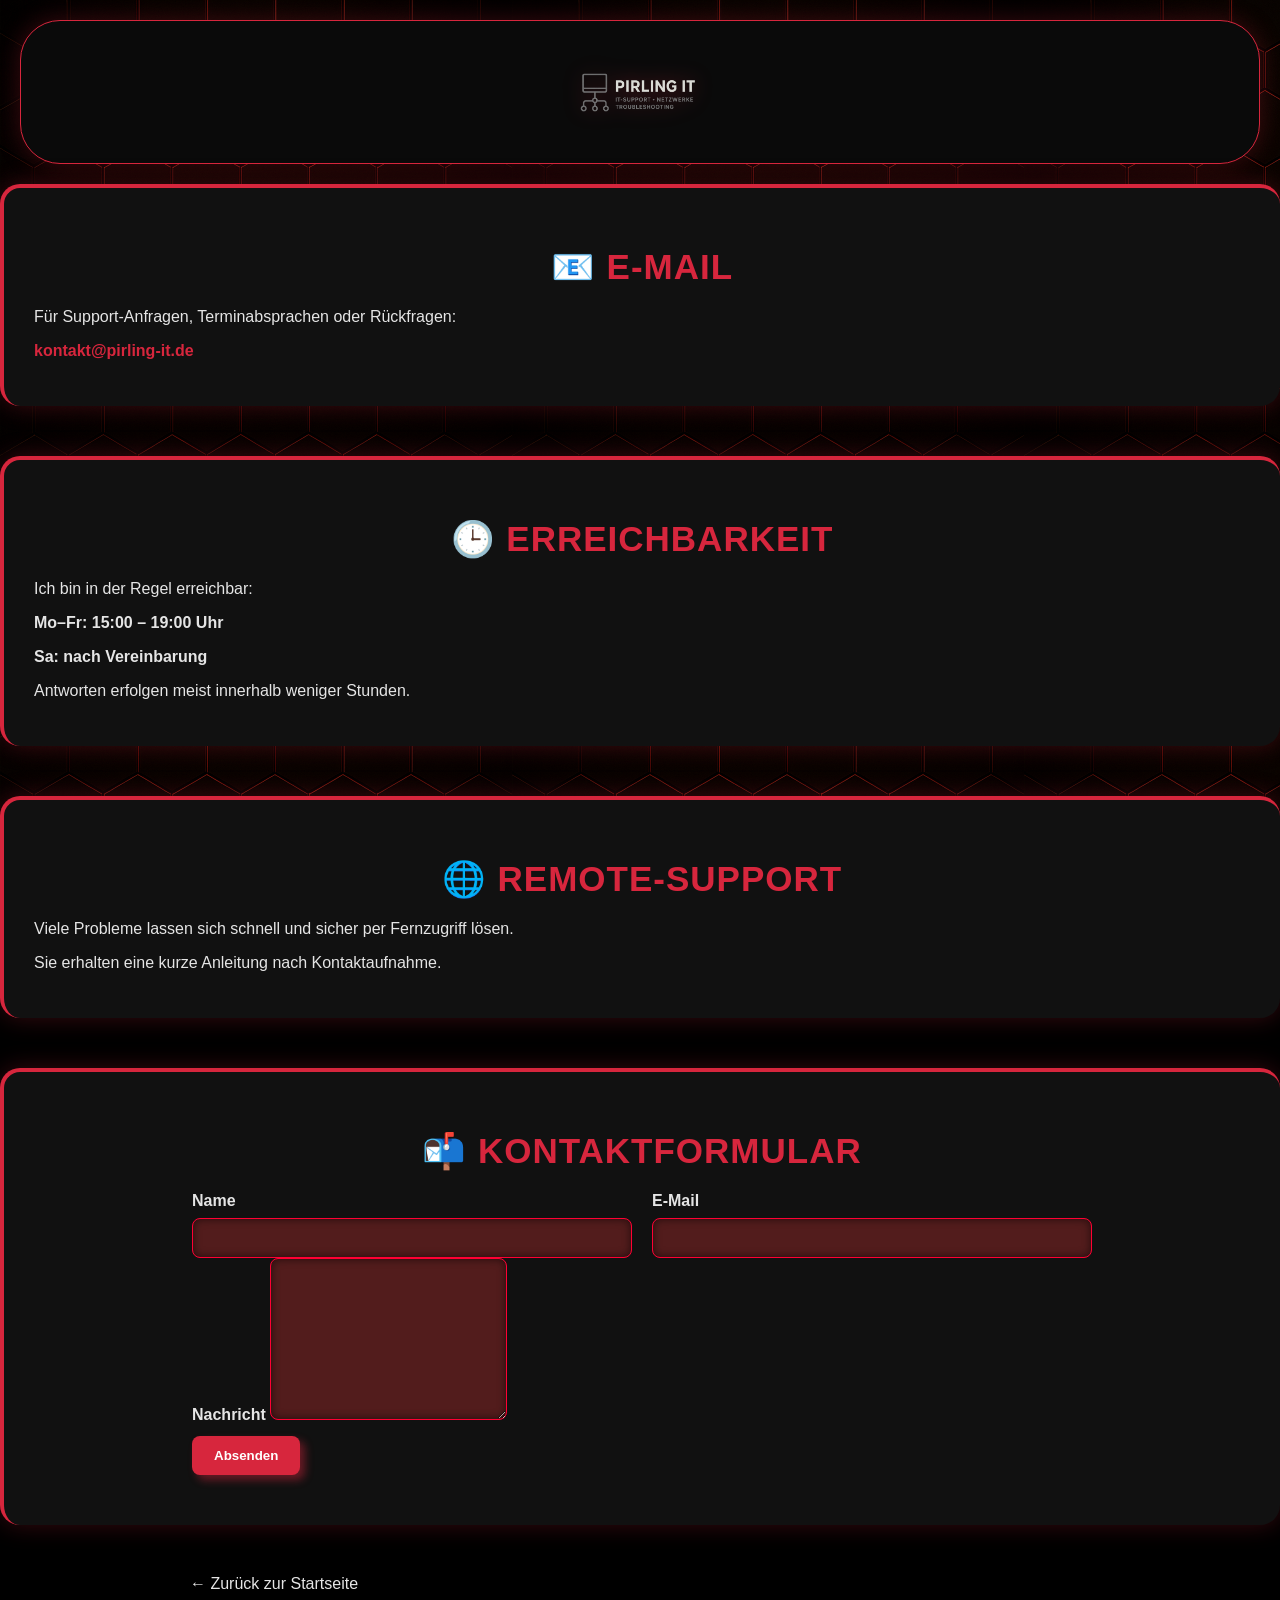
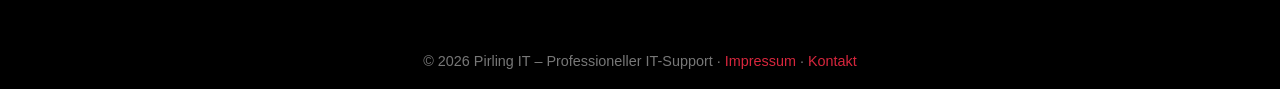
<file: kontakt.html>
<!DOCTYPE html>
<html lang="de">

 <head>
    <meta charset="UTF-8">
    <meta name="viewport" content="width=device-width, initial-scale=1.0">
    <title>Pirling-IT</title>
    <link rel="stylesheet" href="css/style.css">
</head>

<body>

    <header>
        <img src="/img/logo-pirling-it.png" alt="Pirling IT Logo" class="logo">
    </header>

    <!-- KONTAKT-INFOS -->
    <div class="card">
        <h2>📧 E-Mail</h2>
        <p>Für Support-Anfragen, Terminabsprachen oder Rückfragen:</p>
        <p><strong><a href="mailto:kontakt@pirling-it.de">kontakt@pirling-it.de</a></strong></p>
    </div>

    <div class="card">
        <h2>🕒 Erreichbarkeit</h2>
        <p>Ich bin in der Regel erreichbar:</p>
        <p><strong>Mo–Fr: 15:00 – 19:00 Uhr</strong></p>
        <p><strong>Sa: nach Vereinbarung</strong></p>
        <p>Antworten erfolgen meist innerhalb weniger Stunden.</p>
    </div>

    <div class="card">
        <h2>🌐 Remote-Support</h2>
        <p>Viele Probleme lassen sich schnell und sicher per Fernzugriff lösen.</p>
        <p>Sie erhalten eine kurze Anleitung nach Kontaktaufnahme.</p>
    </div>

    <div class="card">
    <h2>📬 Kontaktformular</h2>

    <form class="kontaktformular" action="https://formspree.io/f/xeelpjar" method="POST">
        
        <div class="form-row">
            <div class="form-group">
                <label for="name">Name</label>
                <input type="text" id="name" name="name" required>
            </div>

            <div class="form-group">
                <label for="email">E-Mail</label>
                <input type="email" id="email" name="email" required>
            </div>
        </div>

        <div class="form-group-full">
            <label for="message">Nachricht</label>
            <textarea id="message" name="message" required></textarea>
        </div>

        <button type="submit" class="kontaktbutton">Absenden</button>
    </form>
</div>

    <!-- ZURÜCK -->
    <a href="index.html" class="backlink">← Zurück zur Startseite</a>

    <footer>
        © 2026 Pirling IT – Professioneller IT-Support · <a href="impressum.html">Impressum</a> · <a href="kontakt.html">Kontakt</a>
    </footer>

</body>
</html>
</file>
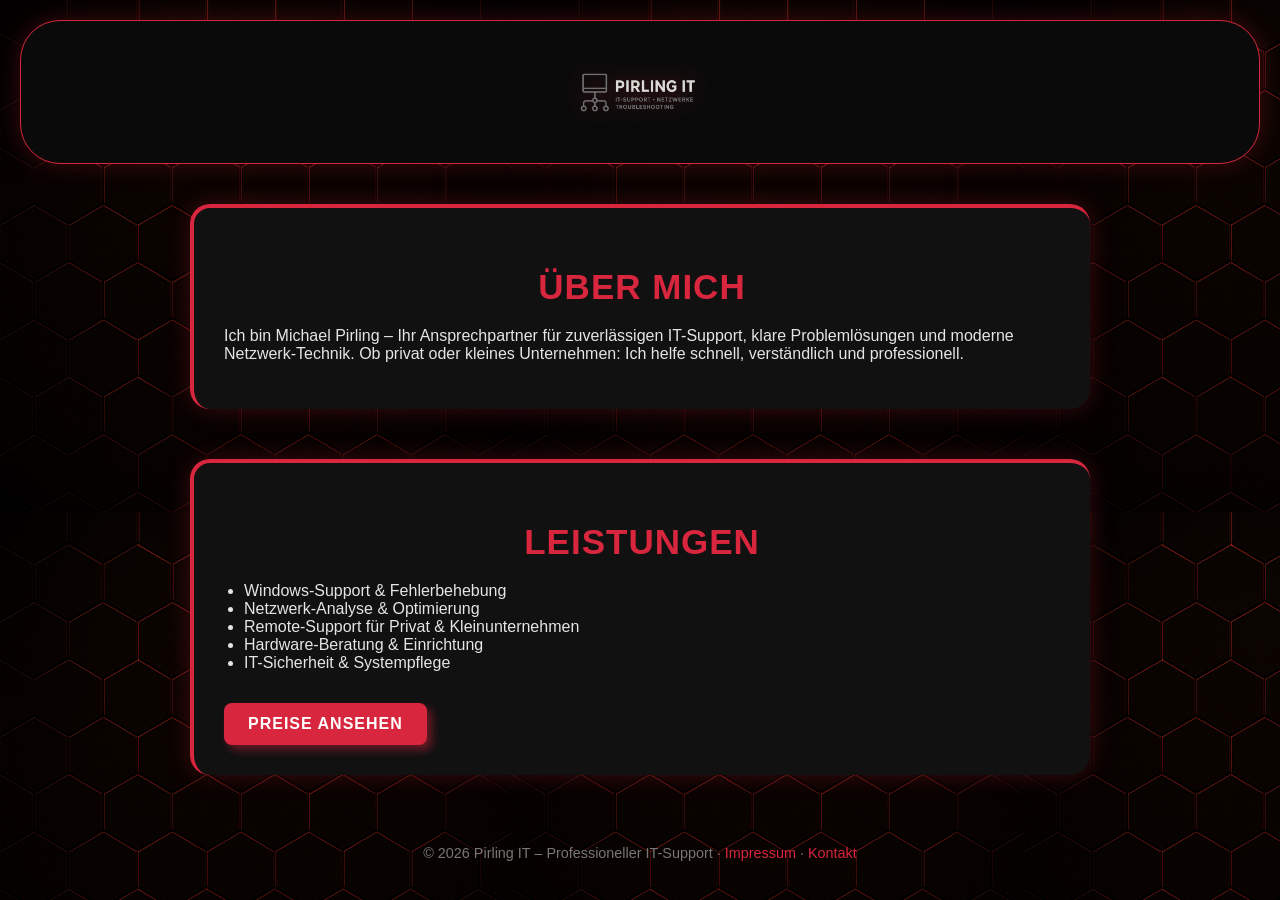
<file: landing.html>
<!DOCTYPE html>
<html lang="de">

<head>
    <meta charset="UTF-8">
    <meta name="viewport" content="width=device-width, initial-scale=1.0">
    <title>Pirling-IT</title>
    <link rel="stylesheet" href="css/style.css">
</head>

<body>

    <header>
<img src="img/logo-pirling-it.png" alt="Pirling IT Logo" class="logo">
    </header>

    <div class="content">

        <div class="card">
            <h2>Über mich</h2>
            <p>
                Ich bin Michael Pirling – Ihr Ansprechpartner für zuverlässigen IT-Support,
                klare Problemlösungen und moderne Netzwerk-Technik.
                Ob privat oder kleines Unternehmen: Ich helfe schnell, verständlich und professionell.
            </p>
        </div>

        <div class="card">
            <h2>Leistungen</h2>
            <ul>
                <li>Windows-Support & Fehlerbehebung</li>
                <li>Netzwerk-Analyse & Optimierung</li>
                <li>Remote-Support für Privat & Kleinunternehmen</li>
                <li>Hardware-Beratung & Einrichtung</li>
                <li>IT-Sicherheit & Systempflege</li>
            </ul>

            <a href="preise.html" class="btn">Preise ansehen</a>
        </div>



    </div>

    <footer>
        © 2026 Pirling IT – Professioneller IT-Support · <a href="impressum.html">Impressum</a> · <a href="kontakt.html">Kontakt</a>
    </footer>

</body>
</html>
</file>
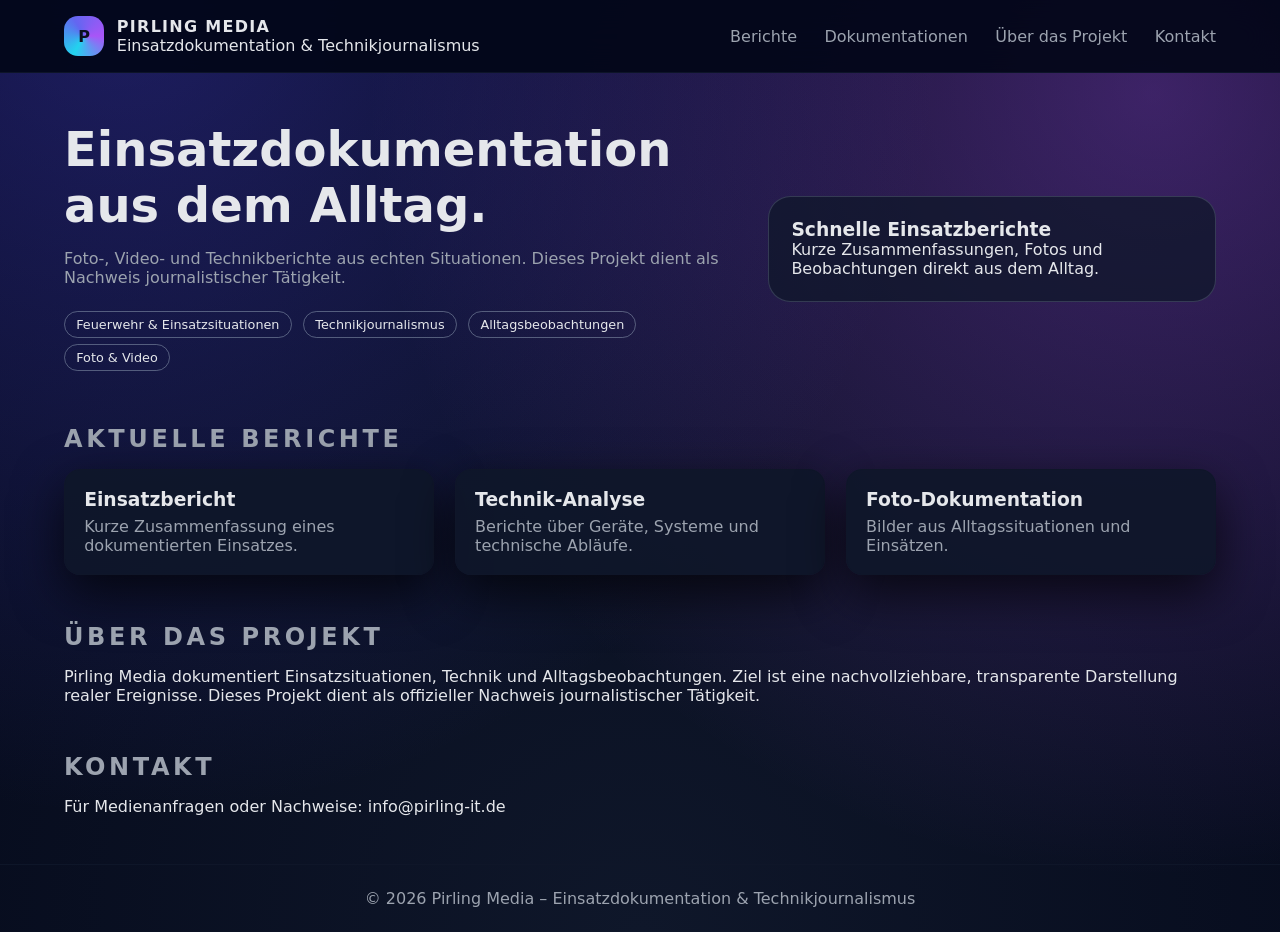
<file: media.html>
<!DOCTYPE html>
<html lang="de">
<head>
<meta charset="UTF-8">
<title>Pirling Media – Einsatzdokumentation & Technikjournalismus</title>
<meta name="viewport" content="width=device-width, initial-scale=1">

<style>
/* Farben & Layout wie index3 */
:root {
    --bg: #020617;
    --accent: #6366f1;
    --accent-strong: #a855f7;
    --text: #e5e7eb;
    --text-muted: #9ca3af;
    --border: rgba(148,163,184,0.25);
    --glass: rgba(15,23,42,0.75);
    --card: rgba(15,23,42,0.9);
}

* { box-sizing: border-box; margin: 0; padding: 0; }
body {
    font-family: system-ui, -apple-system, "Segoe UI", sans-serif;
    background:
        radial-gradient(circle at 10% 0%, rgba(79,70,229,0.35), transparent 55%),
        radial-gradient(circle at 90% 10%, rgba(168,85,247,0.35), transparent 55%),
        radial-gradient(circle at 50% 100%, rgba(15,23,42,1), rgba(2,6,23,1));
    color: var(--text);
}

/* Header */
.header {
    position: sticky;
    top: 0;
    backdrop-filter: blur(18px);
    background: rgba(2,6,23,0.9);
    border-bottom: 1px solid rgba(15,23,42,0.9);
}
.header-inner {
    max-width: 1200px;
    margin: auto;
    padding: 1rem 1.5rem;
    display: flex;
    justify-content: space-between;
    align-items: center;
}
.brand {
    display: flex;
    align-items: center;
    gap: 0.8rem;
}
.brand-icon {
    width: 40px;
    height: 40px;
    border-radius: 14px;
    background: conic-gradient(from 210deg, #22d3ee, #6366f1, #a855f7, #22d3ee);
    display: flex;
    align-items: center;
    justify-content: center;
    font-weight: 800;
    color: #0b1020;
}
.brand-text-main {
    font-weight: 600;
    letter-spacing: 0.08em;
    text-transform: uppercase;
}
.nav a {
    color: var(--text-muted);
    margin-left: 1.4rem;
    text-decoration: none;
}
.nav a:hover { color: var(--text); }

/* Hero */
.hero {
    max-width: 1200px;
    margin: 3rem auto;
    padding: 0 1.5rem;
    display: grid;
    grid-template-columns: 1.5fr 1fr;
    gap: 2rem;
    align-items: center;
}
.hero-title {
    font-size: clamp(2.4rem, 4vw, 3rem);
    margin-bottom: 1rem;
}
.hero-subtitle {
    color: var(--text-muted);
    margin-bottom: 1.5rem;
}
.badge {
    display: inline-block;
    padding: 0.3rem 0.7rem;
    border-radius: 999px;
    border: 1px solid rgba(148,163,184,0.5);
    margin-right: 0.4rem;
    margin-bottom: 0.4rem;
    font-size: 0.8rem;
}
.hero-card {
    background: var(--glass);
    border: 1px solid var(--border);
    padding: 1.4rem;
    border-radius: 1.4rem;
}

/* Grid */
.section {
    max-width: 1200px;
    margin: 3rem auto;
    padding: 0 1.5rem;
}
.section-title {
    text-transform: uppercase;
    letter-spacing: 0.15em;
    color: var(--text-muted);
    margin-bottom: 1rem;
}
.cards {
    display: grid;
    grid-template-columns: repeat(auto-fit, minmax(240px, 1fr));
    gap: 1.3rem;
}
.card {
    background: var(--card);
    border: 1px solid rgba(15,23,42,0.95);
    padding: 1.2rem;
    border-radius: 1rem;
    box-shadow: 0 18px 50px rgba(0,0,0,0.7);
}
.card-title { margin-bottom: 0.4rem; }
.card-text { color: var(--text-muted); }

/* Footer */
.footer {
    border-top: 1px solid rgba(15,23,42,0.95);
    padding: 1.5rem;
    text-align: center;
    color: var(--text-muted);
}
</style>
</head>

<body>

<header class="header">
    <div class="header-inner">
        <div class="brand">
            <div class="brand-icon">P</div>
            <div>
                <div class="brand-text-main">Pirling Media</div>
                <div class="brand-text-sub">Einsatzdokumentation & Technikjournalismus</div>
            </div>
        </div>
        <nav class="nav">
            <a href="#berichte">Berichte</a>
            <a href="#doku">Dokumentationen</a>
            <a href="#about">Über das Projekt</a>
            <a href="#kontakt">Kontakt</a>
        </nav>
    </div>
</header>

<section class="hero">
    <div>
        <h1 class="hero-title">Einsatzdokumentation aus dem Alltag.</h1>
        <p class="hero-subtitle">
            Foto‑, Video‑ und Technikberichte aus echten Situationen.  
            Dieses Projekt dient als Nachweis journalistischer Tätigkeit.
        </p>

        <div class="badge">Feuerwehr & Einsatzsituationen</div>
        <div class="badge">Technikjournalismus</div>
        <div class="badge">Alltagsbeobachtungen</div>
        <div class="badge">Foto & Video</div>
    </div>

    <div class="hero-card">
        <h3>Schnelle Einsatzberichte</h3>
        <p>Kurze Zusammenfassungen, Fotos und Beobachtungen direkt aus dem Alltag.</p>
    </div>
</section>

<section class="section" id="berichte">
    <h2 class="section-title">Aktuelle Berichte</h2>
    <div class="cards">
        <div class="card">
            <h3 class="card-title">Einsatzbericht</h3>
            <p class="card-text">Kurze Zusammenfassung eines dokumentierten Einsatzes.</p>
        </div>
        <div class="card">
            <h3 class="card-title">Technik‑Analyse</h3>
            <p class="card-text">Berichte über Geräte, Systeme und technische Abläufe.</p>
        </div>
        <div class="card">
            <h3 class="card-title">Foto‑Dokumentation</h3>
            <p class="card-text">Bilder aus Alltagssituationen und Einsätzen.</p>
        </div>
    </div>
</section>

<section class="section" id="about">
    <h2 class="section-title">Über das Projekt</h2>
    <p>
        Pirling Media dokumentiert Einsatzsituationen, Technik und Alltagsbeobachtungen.
        Ziel ist eine nachvollziehbare, transparente Darstellung realer Ereignisse.
        Dieses Projekt dient als offizieller Nachweis journalistischer Tätigkeit.
    </p>
</section>

<section class="section" id="kontakt">
    <h2 class="section-title">Kontakt</h2>
    <p>Für Medienanfragen oder Nachweise: info@pirling-it.de</p>
</section>

<footer class="footer">
    © 2026 Pirling Media – Einsatzdokumentation & Technikjournalismus
</footer>

</body>
</html>
</file>
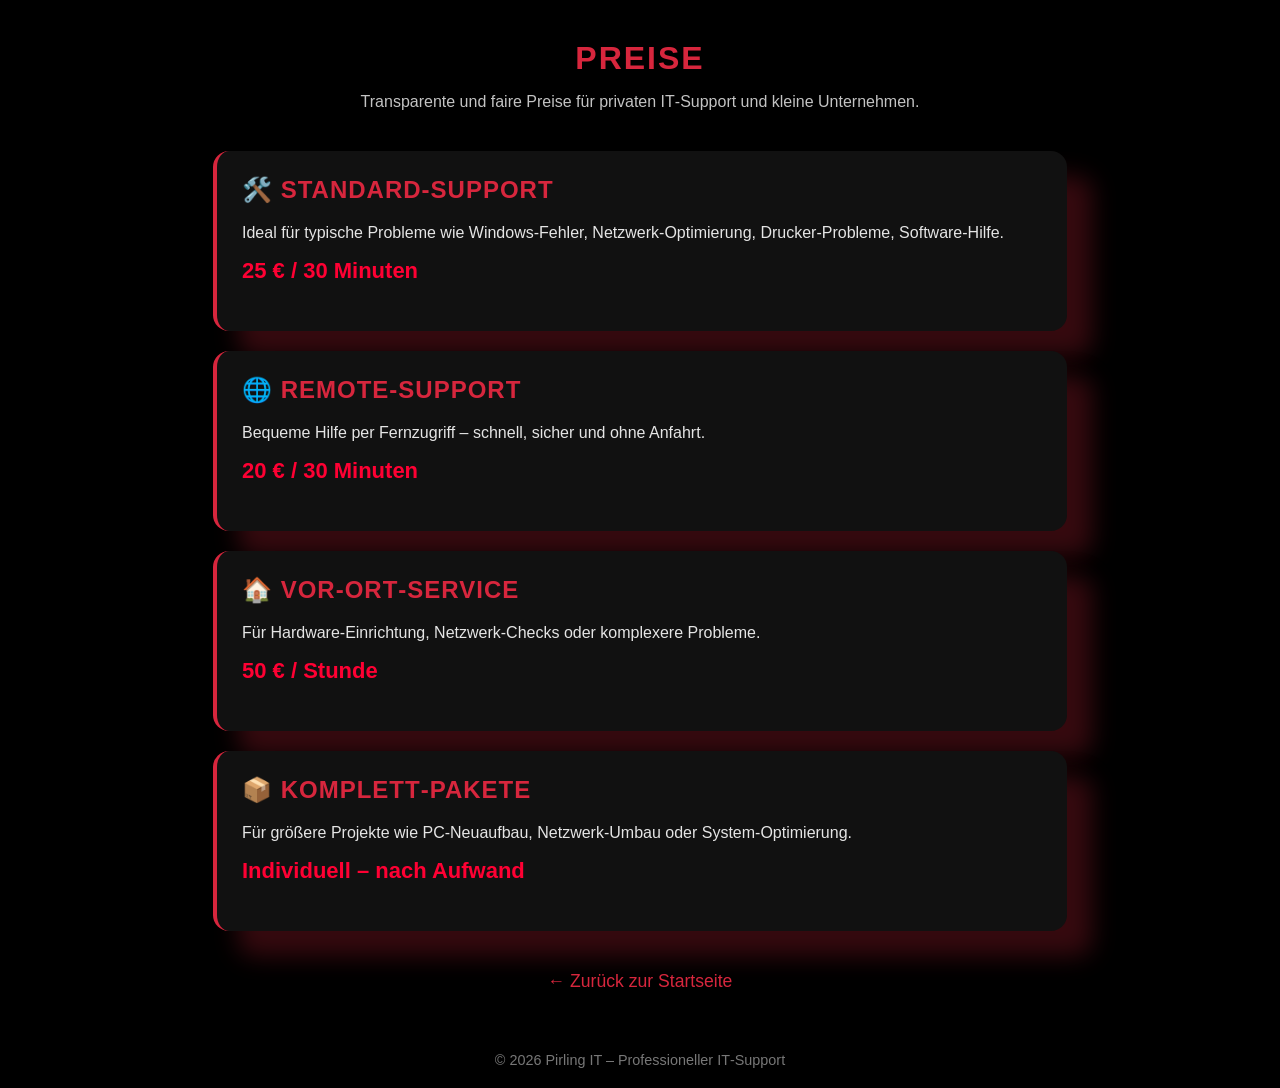
<file: preis.html>
<!DOCTYPE html>
<html lang="de">
<head>
    <meta charset="UTF-8">
    <meta name="viewport" content="width=device-width, initial-scale=1.0">
    <title>Pirling IT – Preise</title>

    <style>
        /* GLOBAL */
        body {
            margin: 0;
            font-family: Arial, sans-serif;
            background: #000000; /* tiefes Schwarz */
            color: #E5E5E5; /* helles Grau */
        }

        a {
            color: #D7263D;
            text-decoration: none;
        }

        a:hover {
            color: #FF0033;
        }

        /* HEADER */
        h1 {
            text-align: center;
            color: #D7263D;
            text-transform: uppercase;
            letter-spacing: 2px;
            margin-top: 40px;
            margin-bottom: 10px;
        }

        p.intro {
            text-align: center;
            opacity: 0.85;
            margin-bottom: 40px;
        }

        /* PREISBOXEN */
        .preisbox {
            background: #111111; /* dunkles Samurai-Grau */
            border-left: 4px solid #D7263D; /* roter Energie-Streifen */
            padding: 25px;
            border-radius: 16px;
            margin: 20px auto;
            max-width: 800px;
            box-shadow: 25px 25px 25px rgba(215,38,61,0.25); /* roter Glow */
        }

        .preisbox h2 {
            margin-top: 0;
            color: #D7263D;
            text-transform: uppercase;
            letter-spacing: 1px;
        }

        .preis {
            font-size: 22px;
            font-weight: bold;
            color: #FF0033; /* helleres Rot für Preis */
            margin-top: 10px;
        }

        /* BUTTON ZURÜCK */
        .backlink {
            display: block;
            text-align: center;
            margin: 40px 0;
            font-size: 1.1rem;
        }

        .backlink:hover {
            color: #FF0033;
        }

        /* FOOTER */
        footer {
            text-align: center;
            padding: 20px;
            color: #777;
            font-size: 0.9rem;
            margin-top: 40px;
        }
    </style>
</head>

<body>

<h1>Preise</h1>
<p class="intro">Transparente und faire Preise für privaten IT‑Support und kleine Unternehmen.</p>

<div class="preisbox">
    <h2>🛠️ Standard‑Support</h2>
    <p>Ideal für typische Probleme wie Windows‑Fehler, Netzwerk‑Optimierung, Drucker‑Probleme, Software‑Hilfe.</p>
    <p class="preis">25 € / 30 Minuten</p>
</div>

<div class="preisbox">
    <h2>🌐 Remote‑Support</h2>
    <p>Bequeme Hilfe per Fernzugriff – schnell, sicher und ohne Anfahrt.</p>
    <p class="preis">20 € / 30 Minuten</p>
</div>

<div class="preisbox">
    <h2>🏠 Vor‑Ort‑Service</h2>
    <p>Für Hardware‑Einrichtung, Netzwerk‑Checks oder komplexere Probleme.</p>
    <p class="preis">50 € / Stunde</p>
</div>

<div class="preisbox">
    <h2>📦 Komplett‑Pakete</h2>
    <p>Für größere Projekte wie PC‑Neuaufbau, Netzwerk‑Umbau oder System‑Optimierung.</p>
    <p class="preis">Individuell – nach Aufwand</p>
</div>

<a href="index.html" class="backlink">← Zurück zur Startseite</a>

<footer>
    © 2026 Pirling IT – Professioneller IT‑Support
</footer>

</body>
</html>
</file>
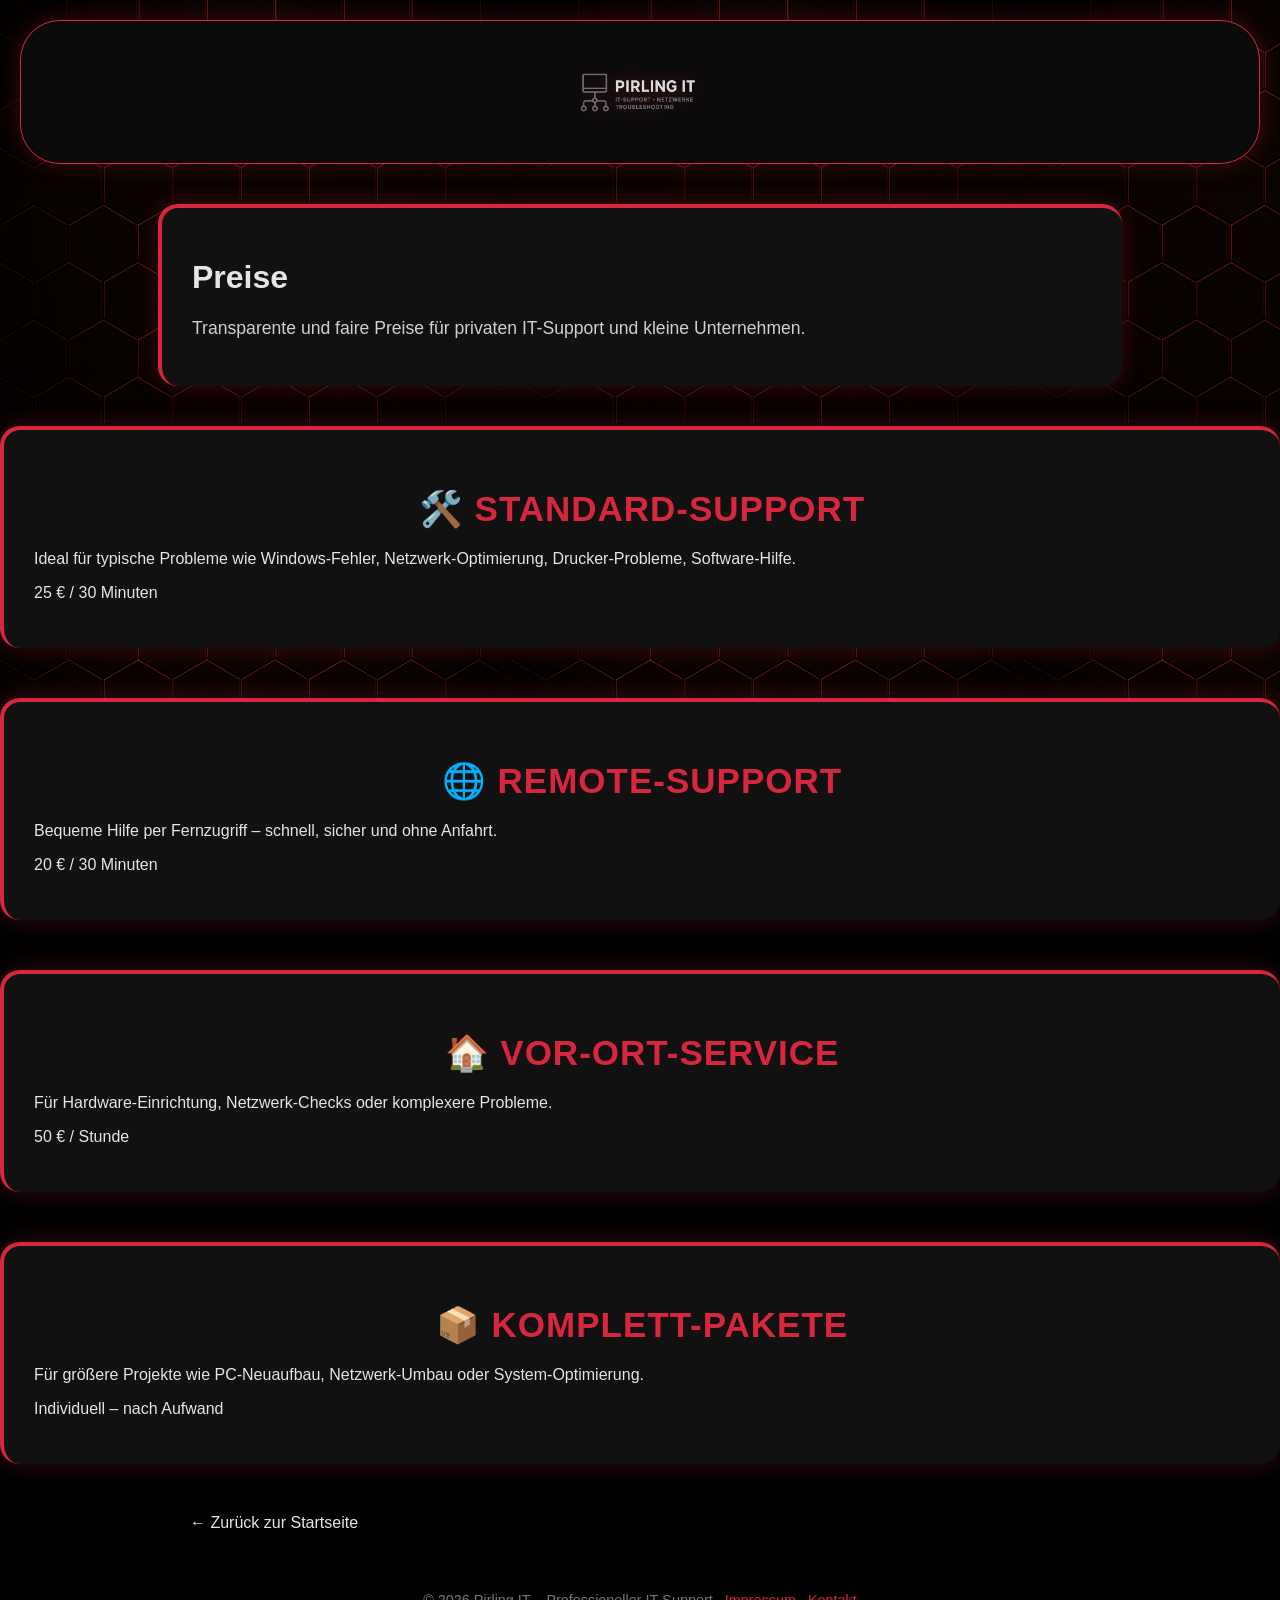
<file: preise.html>
<!DOCTYPE html>
<html lang="de">

<head>
    <meta charset="UTF-8">
    <meta name="viewport" content="width=device-width, initial-scale=1.0">
    <title>Pirling-IT</title>
    <link rel="stylesheet" href="css/style.css">
</head>

<body>

    <header>
        <img src="/img/logo-pirling-it.png" alt="Pirling IT Logo" class="logo">
    </header>

<div class="headerbox">
    <h1>Preise</h1>
    <p class="intro">Transparente und faire Preise für privaten IT-Support und kleine Unternehmen.</p>
</div>

    <div class="card">
        <h2>🛠️ Standard-Support</h2>
        <p>Ideal für typische Probleme wie Windows-Fehler, Netzwerk-Optimierung, Drucker-Probleme, Software-Hilfe.</p>
        <p class="preis">25 € / 30 Minuten</p>
    </div>

    <div class="card">
        <h2>🌐 Remote-Support</h2>
        <p>Bequeme Hilfe per Fernzugriff – schnell, sicher und ohne Anfahrt.</p>
        <p class="preis">20 € / 30 Minuten</p>
    </div>

    <div class="card">
        <h2>🏠 Vor-Ort-Service</h2>
        <p>Für Hardware-Einrichtung, Netzwerk-Checks oder komplexere Probleme.</p>
        <p class="preis">50 € / Stunde</p>
    </div>

    <div class="card">
        <h2>📦 Komplett-Pakete</h2>
        <p>Für größere Projekte wie PC-Neuaufbau, Netzwerk-Umbau oder System-Optimierung.</p>
        <p class="preis">Individuell – nach Aufwand</p>
    </div>

    <a href="index.html" class="backlink">← Zurück zur Startseite</a>

    <footer>
        © 2026 Pirling IT – Professioneller IT-Support · <a href="impressum.html">Impressum</a> · <a href="kontakt.html">Kontakt</a>
    </footer>

</body>
</html>
</file>
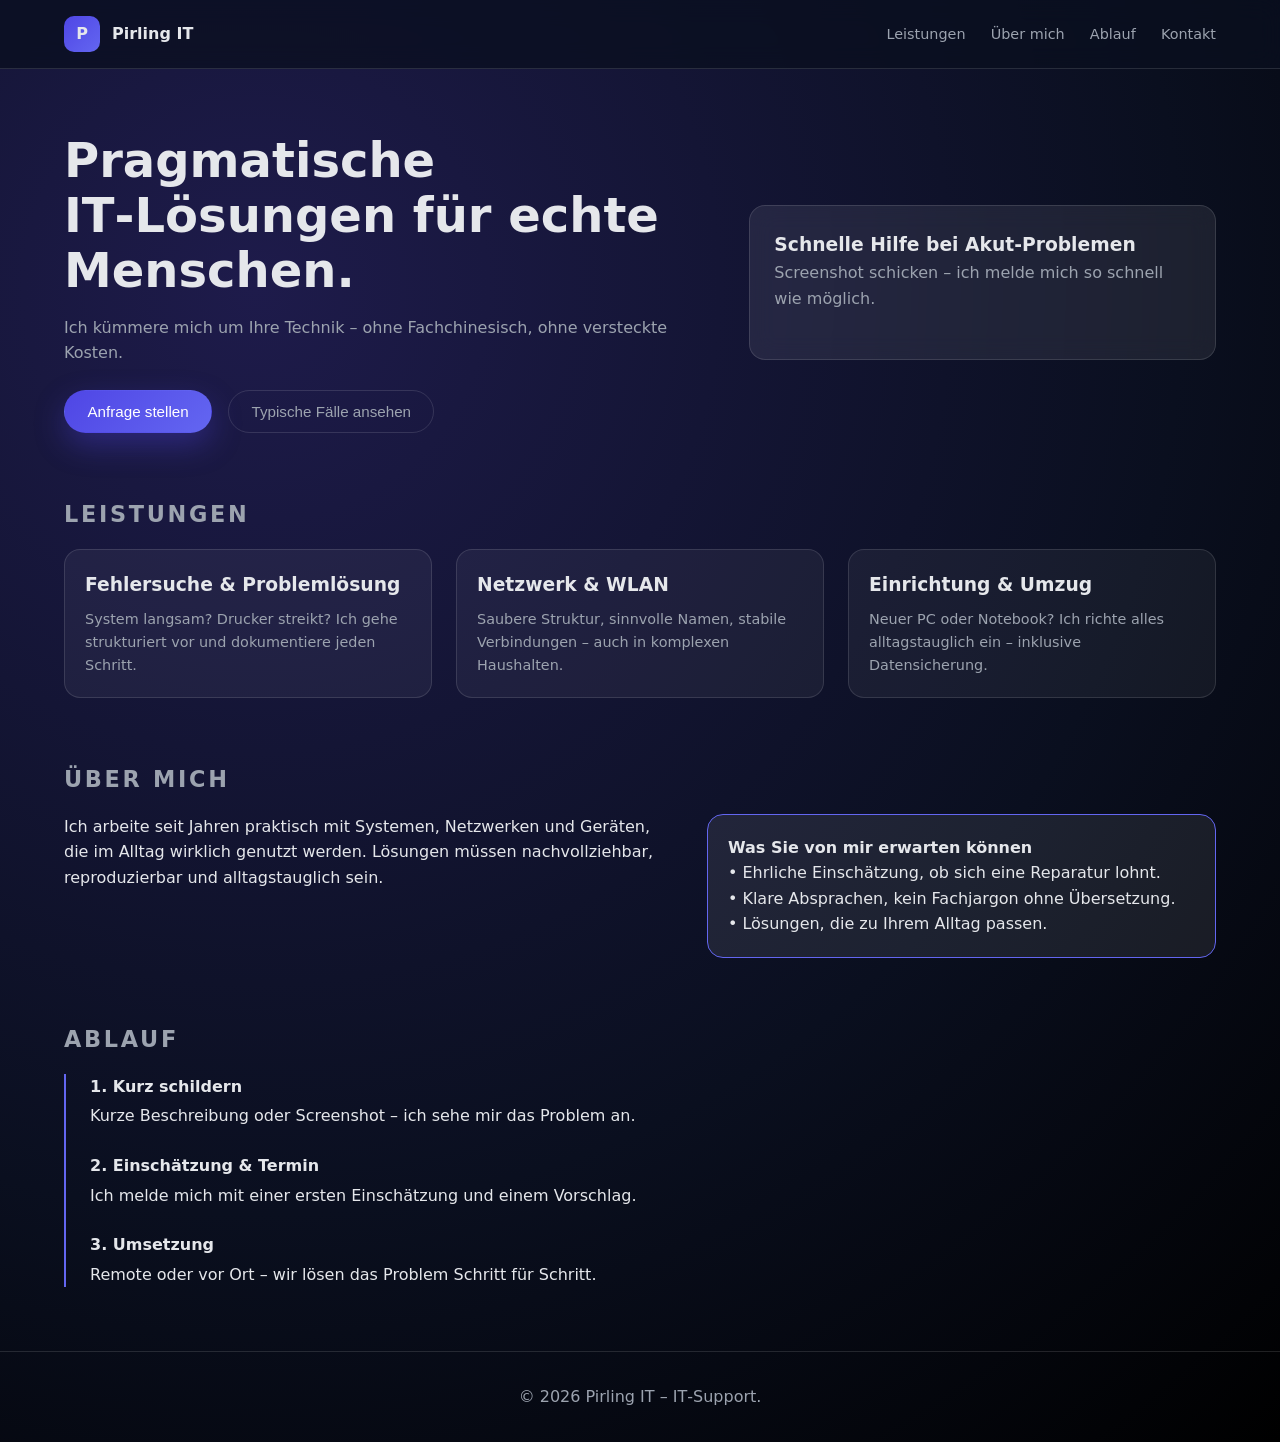
<file: experiment/index2.html>
<!DOCTYPE html>
<html lang="de">
<head>
<meta charset="UTF-8">
<meta name="viewport" content="width=device-width, initial-scale=1">
<title>Pirling IT – IT-Support</title>

<style>
/* ------------------------------
   Farbvariablen & Grundlayout
--------------------------------*/
:root {
    --bg: #0a0f1f;
    --bg2: #111827;
    --accent: #4f46e5;
    --accent2: #6366f1;
    --text: #e5e7eb;
    --text-muted: #9ca3af;
    --card: rgba(255,255,255,0.05);
    --glass: rgba(255,255,255,0.08);
    --border: rgba(255,255,255,0.12);
}

* {
    margin: 0;
    padding: 0;
    box-sizing: border-box;
}

body {
    font-family: system-ui, -apple-system, "Segoe UI", sans-serif;
    background: radial-gradient(circle at 20% 20%, #1e1b4b 0%, #0a0f1f 60%, #000 100%);
    color: var(--text);
    line-height: 1.6;
}

/* ------------------------------
   Header
--------------------------------*/
header {
    position: sticky;
    top: 0;
    backdrop-filter: blur(12px);
    background: rgba(10,15,31,0.75);
    border-bottom: 1px solid var(--border);
    z-index: 10;
}

.nav {
    max-width: 1200px;
    margin: auto;
    padding: 1rem 1.5rem;
    display: flex;
    justify-content: space-between;
    align-items: center;
}

.brand {
    display: flex;
    align-items: center;
    gap: 0.75rem;
}

.brand-icon {
    width: 36px;
    height: 36px;
    border-radius: 10px;
    background: linear-gradient(135deg, var(--accent), var(--accent2));
    display: flex;
    align-items: center;
    justify-content: center;
    font-weight: 700;
}

.nav a {
    margin-left: 1.25rem;
    color: var(--text-muted);
    text-decoration: none;
    font-size: 0.9rem;
    position: relative;
}

.nav a:hover {
    color: var(--text);
}

/* ------------------------------
   Hero
--------------------------------*/
.hero {
    max-width: 1200px;
    margin: 4rem auto 3rem;
    padding: 0 1.5rem;
    display: grid;
    grid-template-columns: 1.4fr 1fr;
    gap: 2rem;
    align-items: center;
}

.hero h1 {
    font-size: clamp(2.2rem, 4vw, 3rem);
    line-height: 1.15;
    margin-bottom: 1rem;
}

.hero p {
    color: var(--text-muted);
    margin-bottom: 1.5rem;
}

.hero-buttons {
    display: flex;
    gap: 1rem;
}

.btn {
    padding: 0.75rem 1.4rem;
    border-radius: 999px;
    font-size: 0.95rem;
    cursor: pointer;
    border: 1px solid transparent;
    transition: 0.2s ease;
}

.btn-primary {
    background: linear-gradient(135deg, var(--accent), var(--accent2));
    color: white;
    box-shadow: 0 12px 30px rgba(79,70,229,0.35);
}

.btn-primary:hover {
    transform: translateY(-2px);
    box-shadow: 0 18px 40px rgba(79,70,229,0.45);
}

.btn-ghost {
    background: transparent;
    border: 1px solid var(--border);
    color: var(--text-muted);
}

.btn-ghost:hover {
    color: var(--text);
    border-color: var(--text-muted);
    background: rgba(255,255,255,0.05);
}

.hero-card {
    padding: 1.5rem;
    border-radius: 1rem;
    background: var(--glass);
    border: 1px solid var(--border);
    backdrop-filter: blur(12px);
}

/* ------------------------------
   Leistungs-Grid
--------------------------------*/
.section {
    max-width: 1200px;
    margin: 4rem auto;
    padding: 0 1.5rem;
}

.section h2 {
    font-size: 1.4rem;
    margin-bottom: 1rem;
    color: var(--text-muted);
    text-transform: uppercase;
    letter-spacing: 0.12em;
}

.grid {
    display: grid;
    gap: 1.5rem;
    grid-template-columns: repeat(auto-fit, minmax(260px, 1fr));
}

.card {
    background: var(--card);
    border: 1px solid var(--border);
    padding: 1.25rem;
    border-radius: 1rem;
    transition: 0.2s ease;
}

.card:hover {
    transform: translateY(-4px);
    border-color: var(--accent2);
    box-shadow: 0 12px 30px rgba(0,0,0,0.4);
}

.card h3 {
    margin-bottom: 0.5rem;
}

.card p {
    color: var(--text-muted);
    font-size: 0.9rem;
}

/* ------------------------------
   Über mich
--------------------------------*/
.about {
    display: grid;
    grid-template-columns: 1.2fr 1fr;
    gap: 2rem;
}

.about-box {
    background: var(--glass);
    border: 1px solid var(--accent2);
    padding: 1.25rem;
    border-radius: 1rem;
}

/* ------------------------------
   Ablauf (Timeline)
--------------------------------*/
.timeline {
    border-left: 2px solid var(--accent2);
    padding-left: 1.5rem;
    margin-top: 1rem;
}

.step {
    margin-bottom: 1.5rem;
}

.step h4 {
    margin-bottom: 0.25rem;
}

/* ------------------------------
   Footer
--------------------------------*/
footer {
    margin-top: 4rem;
    padding: 2rem 1.5rem;
    text-align: center;
    color: var(--text-muted);
    border-top: 1px solid var(--border);
}
</style>
</head>

<body>

<header>
    <div class="nav">
        <div class="brand">
            <div class="brand-icon">P</div>
            <strong>Pirling IT</strong>
        </div>
        <nav>
            <a href="#leistungen">Leistungen</a>
            <a href="#about">Über mich</a>
            <a href="#ablauf">Ablauf</a>
            <a href="#kontakt">Kontakt</a>
        </nav>
    </div>
</header>

<section class="hero">
    <div>
        <h1>Pragmatische IT‑Lösungen für echte Menschen.</h1>
        <p>Ich kümmere mich um Ihre Technik – ohne Fachchinesisch, ohne versteckte Kosten.</p>
        <div class="hero-buttons">
            <button class="btn btn-primary">Anfrage stellen</button>
            <button class="btn btn-ghost">Typische Fälle ansehen</button>
        </div>
    </div>

    <div class="hero-card">
        <h3>Schnelle Hilfe bei Akut‑Problemen</h3>
        <p>Screenshot schicken – ich melde mich so schnell wie möglich.</p>
    </div>
</section>

<section class="section" id="leistungen">
    <h2>Leistungen</h2>
    <div class="grid">
        <div class="card">
            <h3>Fehlersuche & Problemlösung</h3>
            <p>System langsam? Drucker streikt? Ich gehe strukturiert vor und dokumentiere jeden Schritt.</p>
        </div>
        <div class="card">
            <h3>Netzwerk & WLAN</h3>
            <p>Saubere Struktur, sinnvolle Namen, stabile Verbindungen – auch in komplexen Haushalten.</p>
        </div>
        <div class="card">
            <h3>Einrichtung & Umzug</h3>
            <p>Neuer PC oder Notebook? Ich richte alles alltagstauglich ein – inklusive Datensicherung.</p>
        </div>
    </div>
</section>

<section class="section" id="about">
    <h2>Über mich</h2>
    <div class="about">
        <p>Ich arbeite seit Jahren praktisch mit Systemen, Netzwerken und Geräten, die im Alltag wirklich genutzt werden. Lösungen müssen nachvollziehbar, reproduzierbar und alltagstauglich sein.</p>
        <div class="about-box">
            <strong>Was Sie von mir erwarten können</strong>
            <p>• Ehrliche Einschätzung, ob sich eine Reparatur lohnt.<br>
               • Klare Absprachen, kein Fachjargon ohne Übersetzung.<br>
               • Lösungen, die zu Ihrem Alltag passen.</p>
        </div>
    </div>
</section>

<section class="section" id="ablauf">
    <h2>Ablauf</h2>
    <div class="timeline">
        <div class="step">
            <h4>1. Kurz schildern</h4>
            <p>Kurze Beschreibung oder Screenshot – ich sehe mir das Problem an.</p>
        </div>
        <div class="step">
            <h4>2. Einschätzung & Termin</h4>
            <p>Ich melde mich mit einer ersten Einschätzung und einem Vorschlag.</p>
        </div>
        <div class="step">
            <h4>3. Umsetzung</h4>
            <p>Remote oder vor Ort – wir lösen das Problem Schritt für Schritt.</p>
        </div>
    </div>
</section>

<footer id="kontakt">
    © 2026 Pirling IT – IT‑Support.
</footer>

</body>
</html>
</file>
<file: css/style.css>
/* GLOBAL */
        body {
            background-image: url('../img/waben512.png');
            background-repeat: repeat;
            background-size: 512px 512px;
            background-color: #000000;
            background-attachment: fixed;
            margin: 0;
            font-family: Arial, sans-serif;
            color: #E5E5E5;
        }

        a {
            color: #D7263D;
            text-decoration: none;
        }

        a:hover {
            color: #FF0033;
        }

        /* HEADER */
        header {
            background: #0A0A0A;
            padding: 50px 20px;
            text-align: center;
            border-radius: 40px;
            margin: 20px;
            border: 1px solid #D7263D;
            box-shadow: 0 0 25px rgba(215,38,61,0.25);
        }

        .logo {
            width: 120px;      /* oder 150px / 200px – je nach Geschmack */
            height: auto;
            display: block;
            margin: 0 auto;    /* zentriert */
            filter: drop-shadow(0 0 10px rgba(215,38,61,0.4));
        }


        header h1 {
            margin: 0;
            font-size: 2.8rem;
            color: #D7263D;
            letter-spacing: 2px;
            text-transform: uppercase;
        }

        header p {
            margin-top: 10px;
            font-size: 1.2rem;
            opacity: 0.85;
        }

        /* CONTENT */
        .content {
            max-width: 900px;
            margin: 40px auto;
            padding: 0 20px;
        }

        /* CARDS */
        .card {
            background: #111111;
            color: #E5E5E5;
            padding: 30px;
            border-radius: 20px;
            margin-bottom: 50px;
            border-left: 4px solid #D7263D;
            border-top: 4px solid #D7263D;
            box-shadow: 0 0 25px rgba(215,38,61,0.25);
        }

        /* HEADERBOX */
        .headerbox {
            background: #111111;
            color: #E5E5E5;
            padding: 30px;
            border-radius: 20px;
            margin-bottom: 50px;
            margin: 40px auto;
            max-width: 900px;
            border-left: 4px solid #D7263D;
            border-top: 4px solid #D7263D;
            box-shadow: 0 0 25px rgba(215,38,61,0.25);
        }

        .headerbox .intro {
            font-size: 1.1rem;
            opacity: 0.9;
        }

        /* KONTAKTBOX */
        .kontaktbox {
            background: #111111;
            color: #E5E5E5;
            padding: 30px;
            border-radius: 20px;
            margin-bottom: 50px;
            margin: 0 auto 50px auto;
            max-width: 900px;
            border-left: 4px solid #D7263D;
            border-top: 4px solid #D7263D;
            box-shadow: 0 0 25px rgba(215,38,61,0.25);
        }

        /* PREISBOX */
        .preisbox {
            background: #111111;
            color: #E5E5E5;
            padding: 30px;
            border-radius: 20px;
            margin-bottom: 50px;
            margin: 0 auto 50px auto;
            max-width: 900px;
            border-left: 4px solid #D7263D;
            border-top: 4px solid #D7263D;
            box-shadow: 0 0 25px rgba(215,38,61,0.25);
        }

        .preisbox .preis {
            font-size: 1.5rem;
            font-weight: bold;
            color: #D7263D;
            margin-top: 15px;
        }

        h2 {
            text-align: center;
            color: #D7263D;
            text-transform: uppercase;
            letter-spacing: 1px;
            font-size: 35px;
            margin-bottom: 20px;
        }  

        ul {
            padding-left: 20px;
        }

        /* BUTTON */
        .btn {
            display: inline-block;
            background: #D7263D;
            color: white;
            padding: 12px 24px;
            border-radius: 8px;
            text-decoration: none;
            font-weight: bold;
            margin-top: 15px;
            letter-spacing: 1px;
            text-transform: uppercase;
            box-shadow: 5px 5px 8px rgba(215,38,61,0.45);
            transition: 0.2s;
        }

        .btn:hover {
            background: #FF0033;
            box-shadow: 0 0 25px rgba(255,0,51,0.7);
            transform: translateY(-2px);
        }

        /* CONTACT FORM */
        .kontaktformular {
            max-width: 900px;
            margin: 0 auto 20px;
            display: block;
        }

        .kontaktformular .form-row {
            display: flex;
            gap: 20px;
            flex-wrap: wrap;
        }

        .kontaktformular .form-group {
            flex: 1 1 200px;
            display: flex;
            flex-direction: column;
            gap: 8px;
        }

        .kontaktformular label {
            font-weight: 600;
        }

        .kontaktformular input[type="text"],
        .kontaktformular input[type="email"],
        .kontaktformular textarea {
            background: #a32c2c73;
            color: #E5E5E5;
            border: 1px solid #FF0033;
            padding: 10px;
            border-radius: 8px;
            box-shadow: inset 0 0 8px rgba(0,0,0,0.6);
            font-size: 1rem;
        }

        .kontaktformular textarea {
            min-height: 140px;
            resize: vertical;
        }

        .kontaktbutton {
            display: inline-block;
            background: #D7263D;
            color: white;
            padding: 12px 22px;
            border-radius: 8px;
            border: none;
            font-weight: 700;
            cursor: pointer;
            box-shadow: 5px 5px 8px rgba(215,38,61,0.45);
            margin-top: 12px;
        }

        .kontaktbutton:hover {
            background: #FF0033;
            transform: translateY(-2px);
        }

        .backlink {
            display: block;
            max-width: 900px;
            margin: 20px auto;
            color: #E5E5E5;
        }

        /* FOOTER */
        footer {
            text-align: center;
            padding: 20px;
            margin-top: 40px;
            color: #777;
            font-size: 0.9rem;
        }
</file>
<file: site/css/style.css>
/* GLOBAL */
        body {
            background-image: url('../img/waben512.png');
            background-repeat: repeat;
            background-size: 512px 512px;
            background-color: #000000;
            background-attachment: fixed;
            margin: 0;
            font-family: Arial, sans-serif;
            color: #E5E5E5;
        }

        a {
            color: #D7263D;
            text-decoration: none;
        }

        a:hover {
            color: #FF0033;
        }

        /* HEADER */
        header {
            background: #0A0A0A;
            padding: 50px 20px;
            text-align: center;
            border-radius: 40px;
            margin: 20px;
            border: 1px solid #D7263D;
            box-shadow: 0 0 25px rgba(215,38,61,0.25);
        }

        .logo {
            /*max-width: 350px;*/
            width: 80%;
            height: auto;
            filter: drop-shadow(0 0 10px rgba(215,38,61,0.4));
        }

        header h1 {
            margin: 0;
            font-size: 2.8rem;
            color: #D7263D;
            letter-spacing: 2px;
            text-transform: uppercase;
        }

        header p {
            margin-top: 10px;
            font-size: 1.2rem;
            opacity: 0.85;
        }

        /* CONTENT */
        .content {
            max-width: 900px;
            margin: 40px auto;
            padding: 0 20px;
        }

        /* CARDS */
        .card {
            background: #111111;
            color: #E5E5E5;
            padding: 30px;
            border-radius: 20px;
            margin-bottom: 50px;
            border-left: 4px solid #D7263D;
            border-top: 4px solid #D7263D;
            box-shadow: 0 0 25px rgba(215,38,61,0.25);
        }

        /* HEADERBOX */
        .headerbox {
            background: #111111;
            color: #E5E5E5;
            padding: 30px;
            border-radius: 20px;
            margin-bottom: 50px;
            margin: 40px auto;
            max-width: 900px;
            border-left: 4px solid #D7263D;
            border-top: 4px solid #D7263D;
            box-shadow: 0 0 25px rgba(215,38,61,0.25);
        }

        .headerbox .intro {
            font-size: 1.1rem;
            opacity: 0.9;
        }

        /* KONTAKTBOX */
        .kontaktbox {
            background: #111111;
            color: #E5E5E5;
            padding: 30px;
            border-radius: 20px;
            margin-bottom: 50px;
            margin: 0 auto 50px auto;
            max-width: 900px;
            border-left: 4px solid #D7263D;
            border-top: 4px solid #D7263D;
            box-shadow: 0 0 25px rgba(215,38,61,0.25);
        }

        /* PREISBOX */
        .preisbox {
            background: #111111;
            color: #E5E5E5;
            padding: 30px;
            border-radius: 20px;
            margin-bottom: 50px;
            margin: 0 auto 50px auto;
            max-width: 900px;
            border-left: 4px solid #D7263D;
            border-top: 4px solid #D7263D;
            box-shadow: 0 0 25px rgba(215,38,61,0.25);
        }

        .preisbox .preis {
            font-size: 1.5rem;
            font-weight: bold;
            color: #D7263D;
            margin-top: 15px;
        }

        h2 {
            text-align: center;
            color: #D7263D;
            text-transform: uppercase;
            letter-spacing: 1px;
            font-size: 35px;
            margin-bottom: 20px;
        }  

        ul {
            padding-left: 20px;
        }

        /* BUTTON */
        .btn {
            display: inline-block;
            background: #D7263D;
            color: white;
            padding: 12px 24px;
            border-radius: 8px;
            text-decoration: none;
            font-weight: bold;
            margin-top: 15px;
            letter-spacing: 1px;
            text-transform: uppercase;
            box-shadow: 5px 5px 8px rgba(215,38,61,0.45);
            transition: 0.2s;
        }

        .btn:hover {
            background: #FF0033;
            box-shadow: 0 0 25px rgba(255,0,51,0.7);
            transform: translateY(-2px);
        }

        /* CONTACT FORM */
        .kontaktformular {
            max-width: 900px;
            margin: 0 auto 20px;
            display: block;
        }

        .kontaktformular .form-row {
            display: flex;
            gap: 20px;
            flex-wrap: wrap;
        }

        .kontaktformular .form-group {
            flex: 1 1 200px;
            display: flex;
            flex-direction: column;
            gap: 8px;
        }

        .kontaktformular label {
            font-weight: 600;
        }

        .kontaktformular input[type="text"],
        .kontaktformular input[type="email"],
        .kontaktformular textarea {
            background: #a32c2c73;
            color: #E5E5E5;
            border: 1px solid #FF0033;
            padding: 10px;
            border-radius: 8px;
            box-shadow: inset 0 0 8px rgba(0,0,0,0.6);
            font-size: 1rem;
        }

        .kontaktformular textarea {
            min-height: 140px;
            resize: vertical;
        }

        .kontaktbutton {
            display: inline-block;
            background: #D7263D;
            color: white;
            padding: 12px 22px;
            border-radius: 8px;
            border: none;
            font-weight: 700;
            cursor: pointer;
            box-shadow: 5px 5px 8px rgba(215,38,61,0.45);
            margin-top: 12px;
        }

        .kontaktbutton:hover {
            background: #FF0033;
            transform: translateY(-2px);
        }

        .backlink {
            display: block;
            max-width: 900px;
            margin: 20px auto;
            color: #E5E5E5;
        }

        /* FOOTER */
        footer {
            text-align: center;
            padding: 20px;
            margin-top: 40px;
            color: #777;
            font-size: 0.9rem;
        }
</file>
